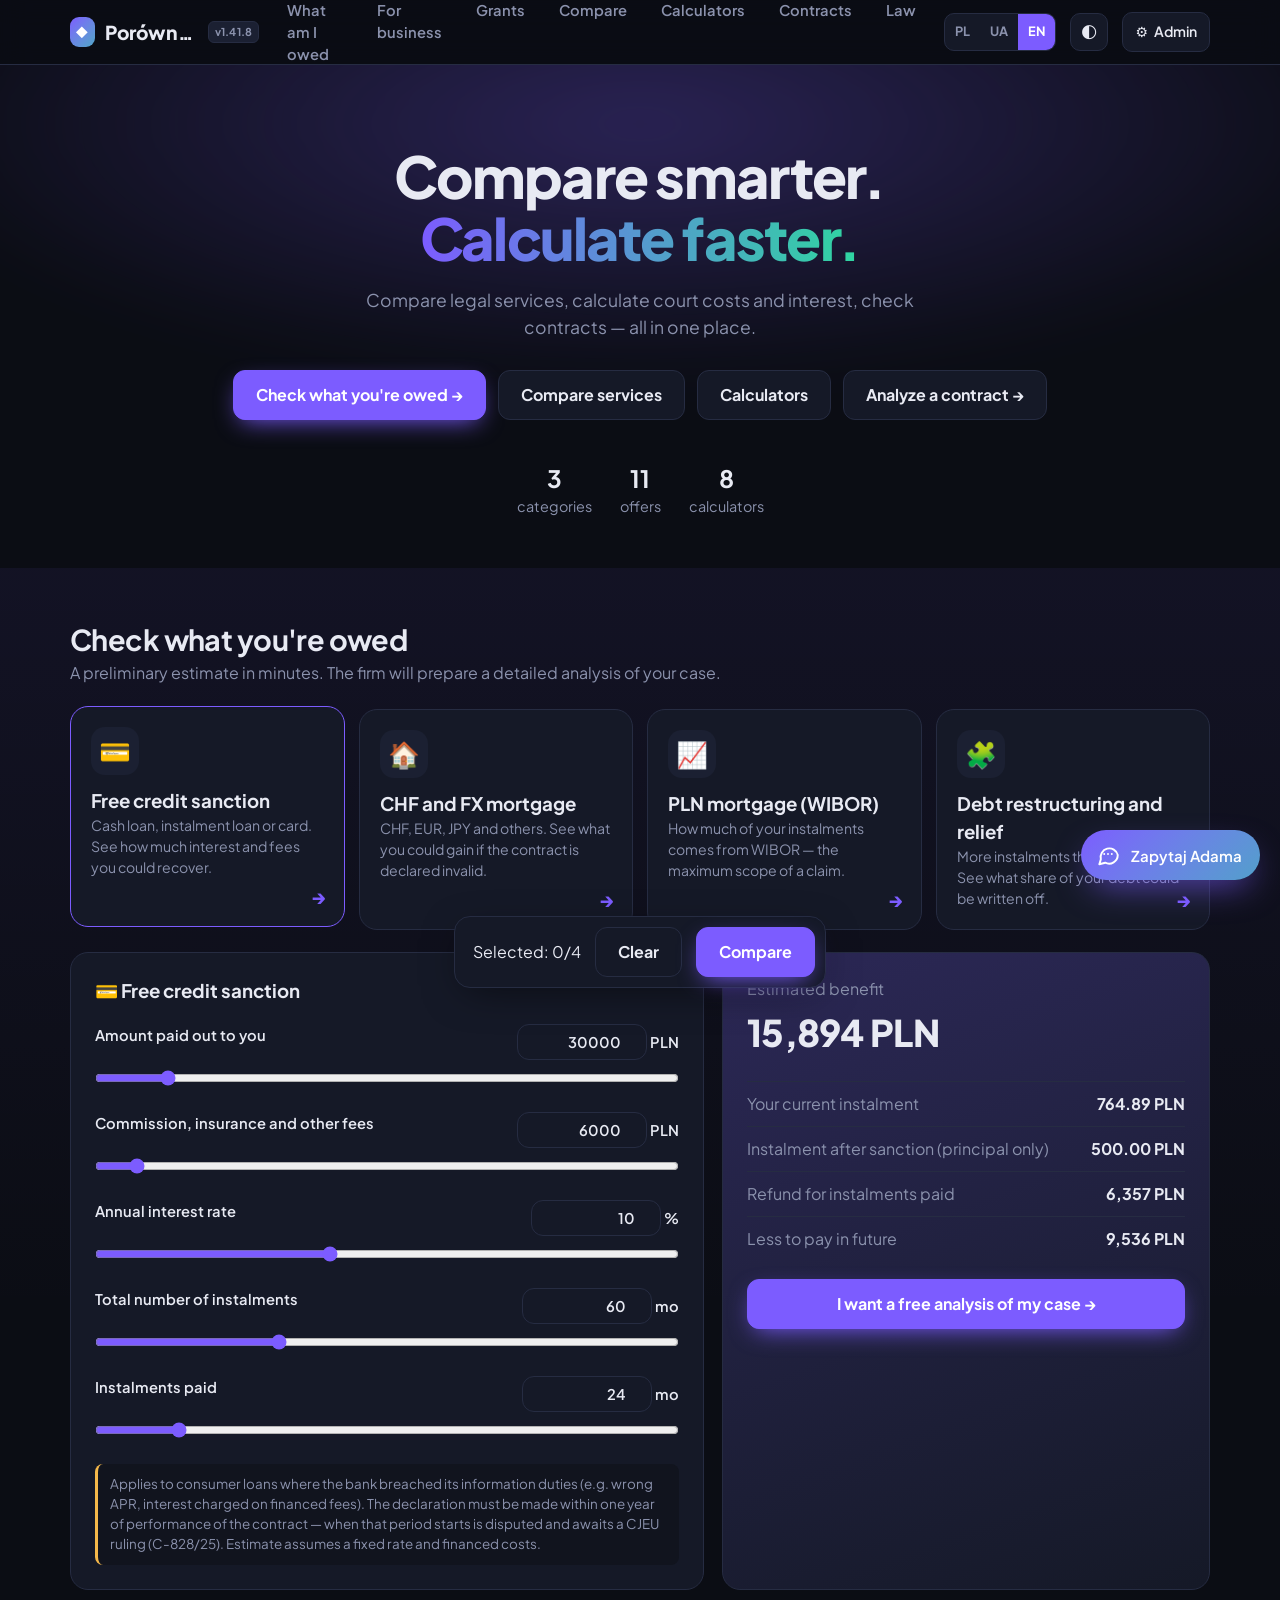
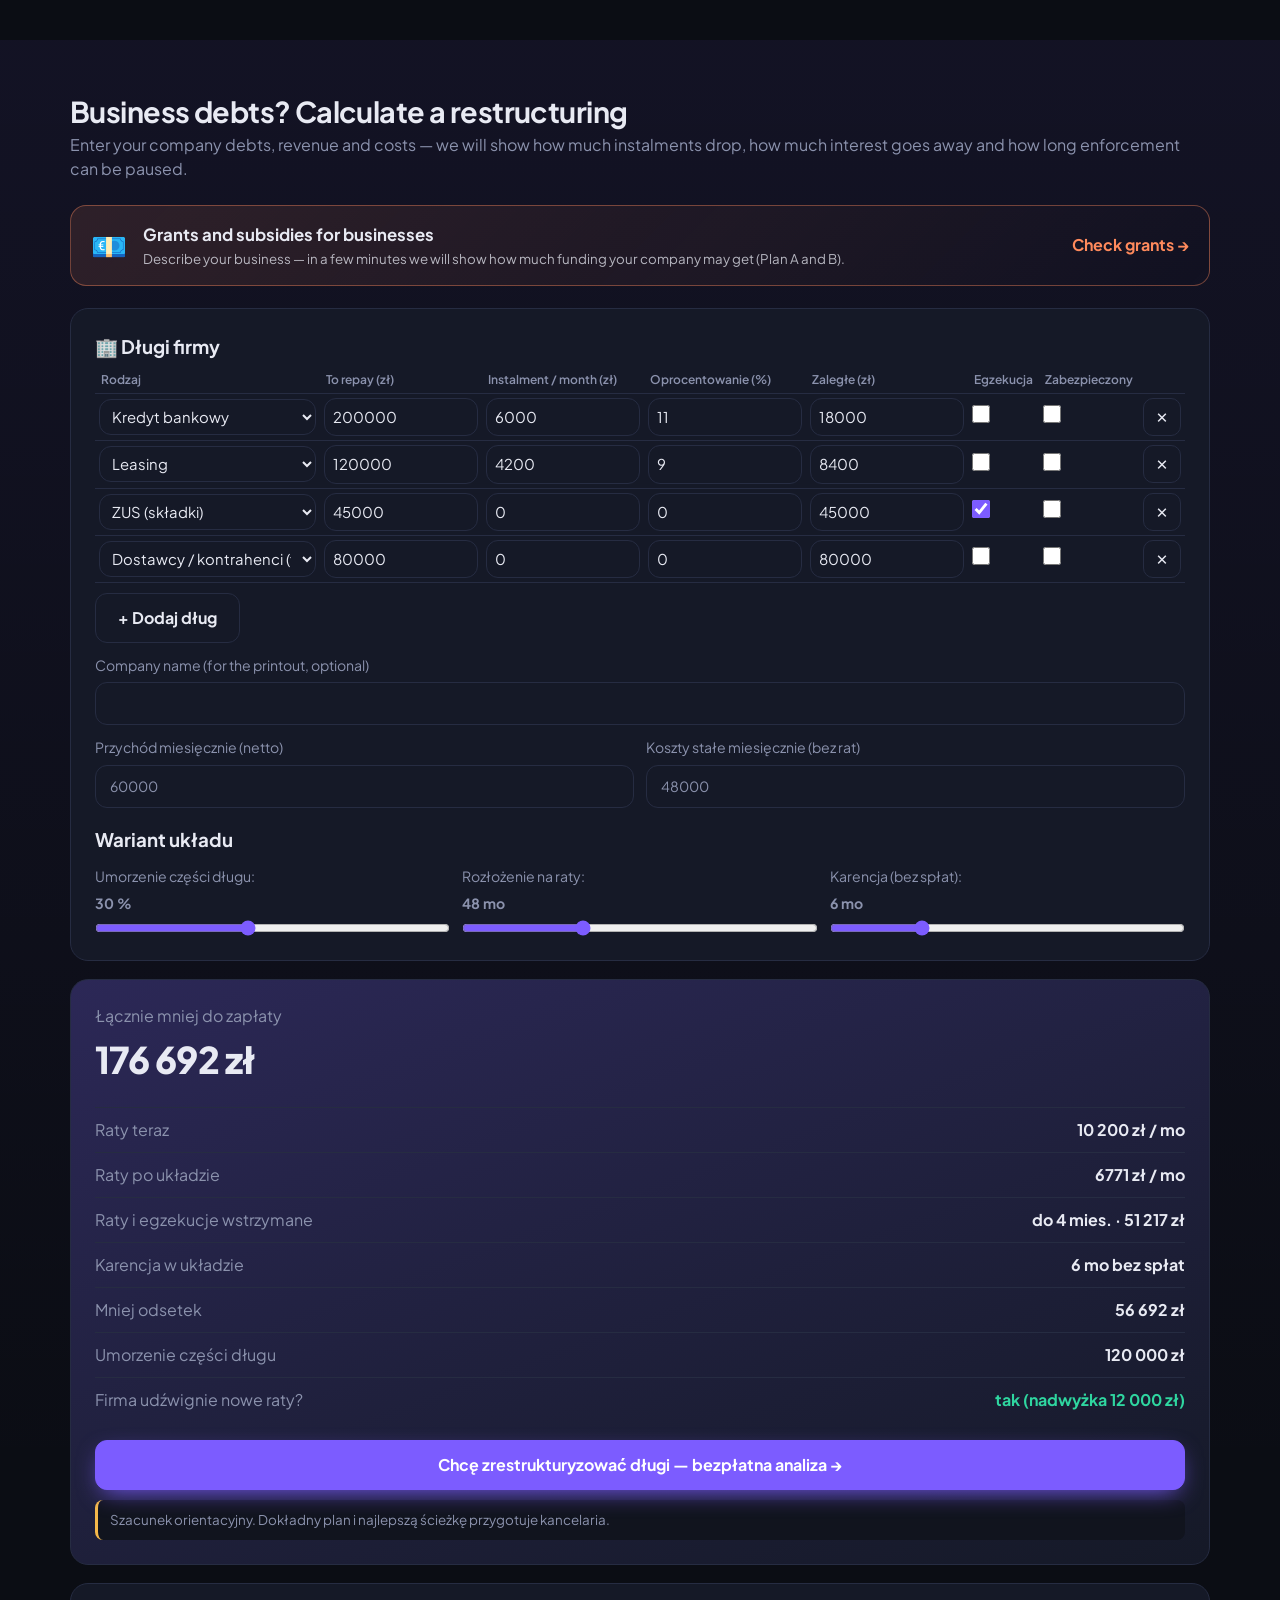
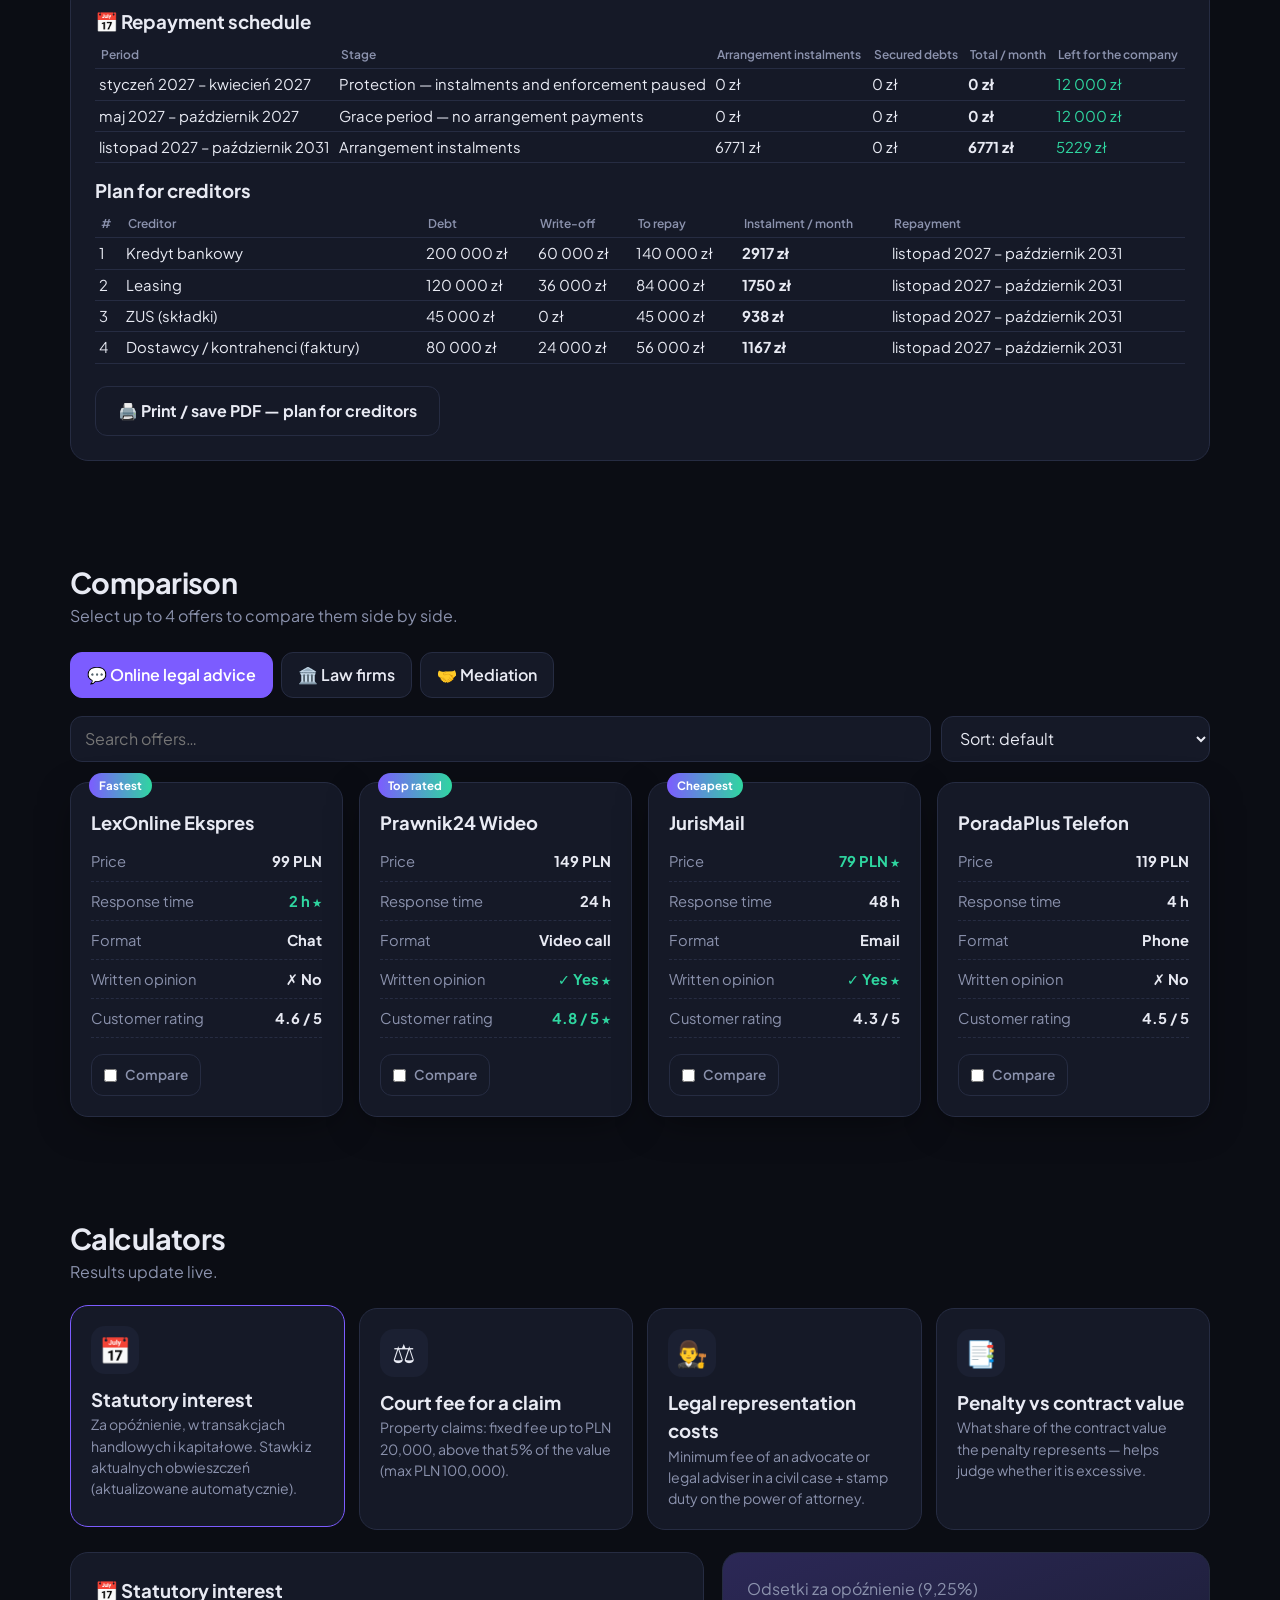
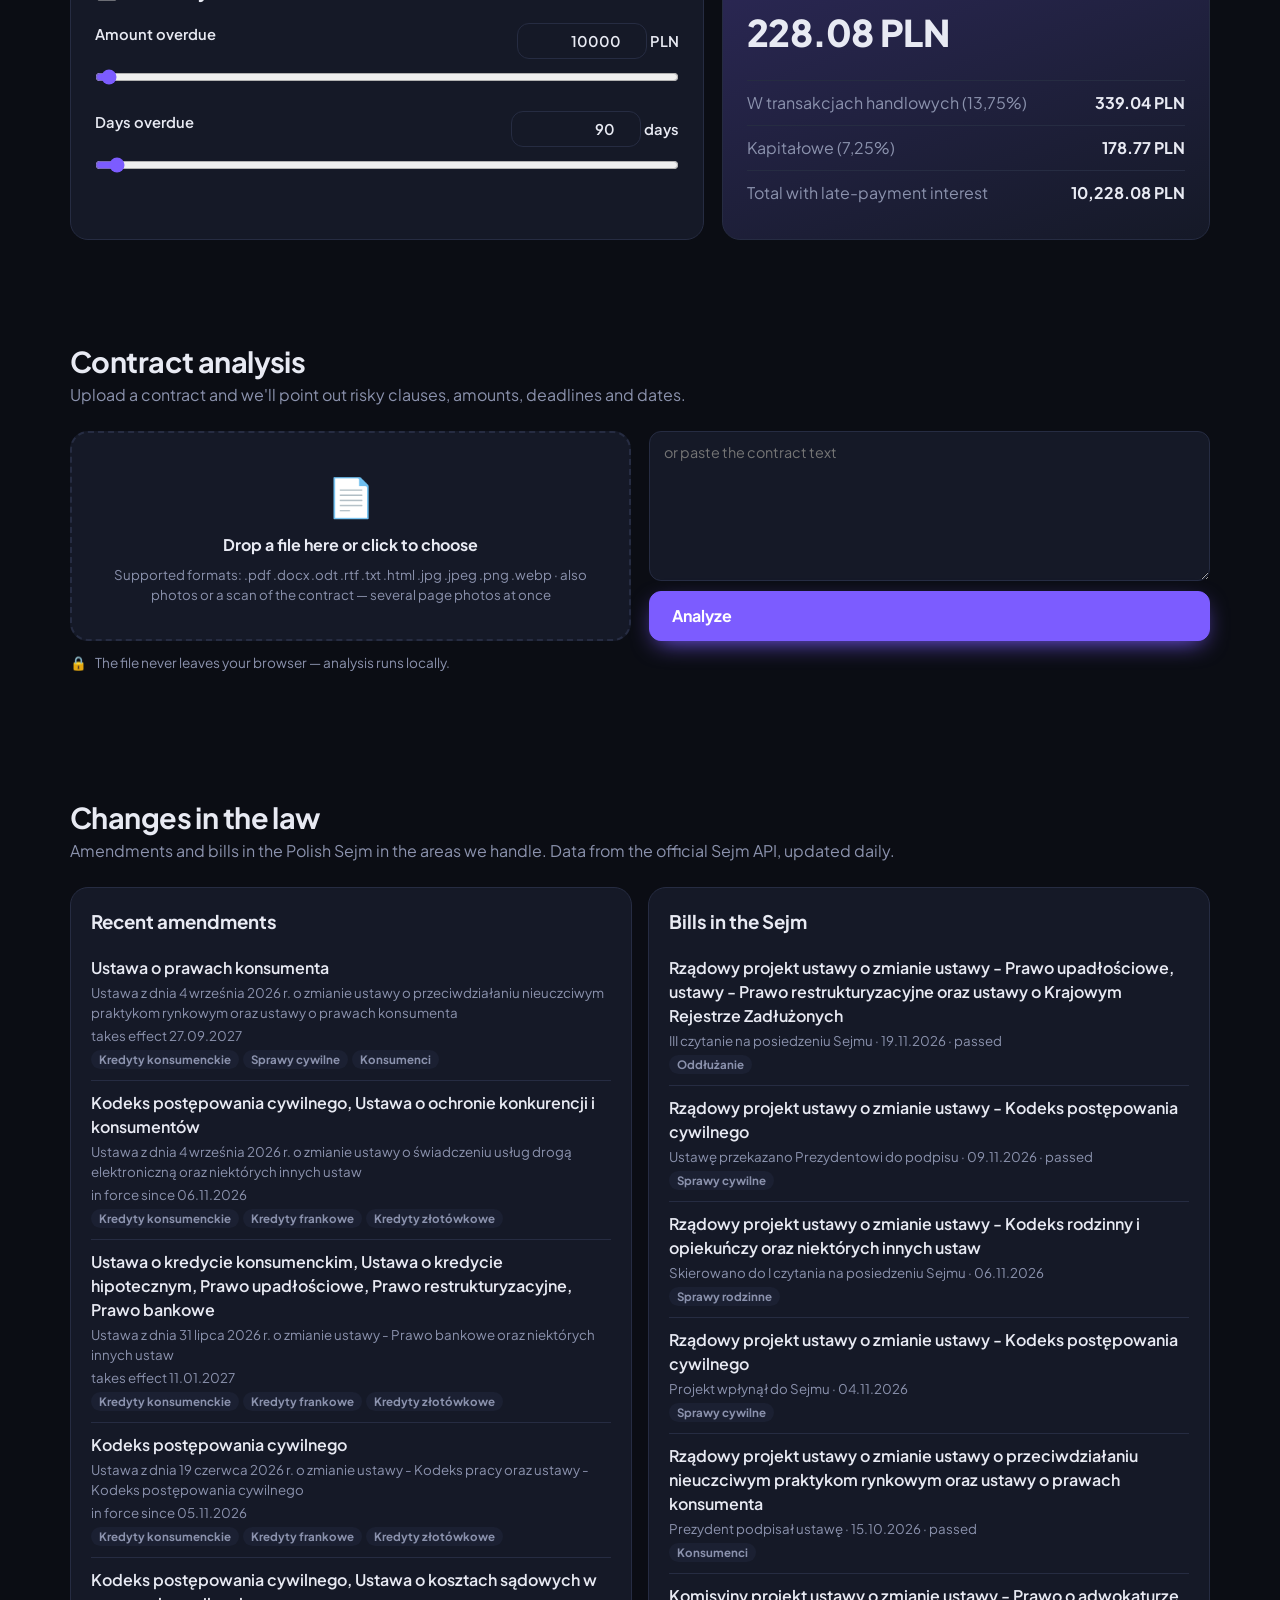
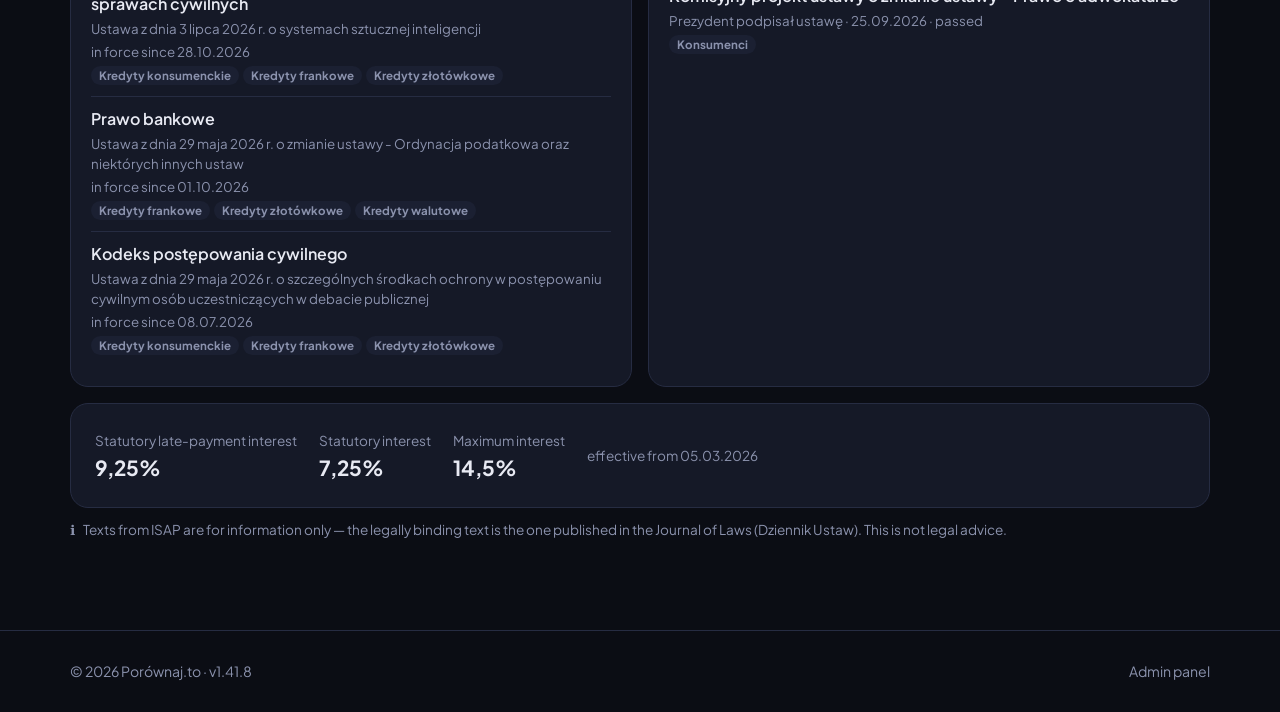
<file: index.html>
<!doctype html>
<html lang="pl">
<head>
<meta charset="utf-8">
<meta name="viewport" content="width=device-width,initial-scale=1">
<!--SEO-->
<title>Porównaj.to — porady prawne, kalkulatory prawne i analiza umów</title>
<meta name="description" content="Porównaj porady prawne online, kancelarie i mediacje. Policz odsetki ustawowe, opłatę sądową i koszty zastępstwa. Sprawdź umowę za darmo.">
<meta name="keywords" content="porada prawna online, kancelaria, mediacje, kalkulator odsetek ustawowych, opłata sądowa od pozwu, koszty zastępstwa procesowego, analiza umowy">
<meta name="robots" content="index,follow">
<meta name="theme-color" content="#0b0d14">
<link rel="canonical" href="https://lexsalus.github.io/PiK/">
<link rel="alternate" hreflang="pl" href="https://lexsalus.github.io/PiK/">
<link rel="alternate" hreflang="uk" href="https://lexsalus.github.io/PiK/?lang=uk">
<link rel="alternate" hreflang="en" href="https://lexsalus.github.io/PiK/?lang=en">
<link rel="alternate" hreflang="x-default" href="https://lexsalus.github.io/PiK/">
<meta property="og:type" content="website">
<meta property="og:title" content="Porównaj.to — porady prawne, kalkulatory prawne i analiza umów">
<meta property="og:description" content="Porównaj porady prawne online, kancelarie i mediacje. Policz odsetki ustawowe, opłatę sądową i koszty zastępstwa. Sprawdź umowę za darmo.">
<meta property="og:site_name" content="Porównaj.to">
<meta property="og:locale" content="pl_PL">
<meta property="og:locale:alternate" content="uk_UA">
<meta property="og:locale:alternate" content="en_GB">
<meta property="og:url" content="https://lexsalus.github.io/PiK/">
<meta name="twitter:card" content="summary_large_image">
<script type="application/ld+json">{"@context": "https://schema.org", "@type": "WebSite", "name": "Porównaj.to", "description": "Porównaj porady prawne online, kancelarie i mediacje. Policz odsetki ustawowe, opłatę sądową i koszty zastępstwa. Sprawdź umowę za darmo.", "url": "https://lexsalus.github.io/PiK/", "inLanguage": ["pl", "uk", "en"]}</script>
<!--/SEO-->
<link rel="preconnect" href="https://fonts.googleapis.com">
<link href="https://fonts.googleapis.com/css2?family=Plus+Jakarta+Sans:wght@400;500;600;700;800&display=swap" rel="stylesheet">
<link rel="stylesheet" href="strona/strona.css">
</head>
<body>
<div id="pv"></div>
<nav><div class="wrap">
  <a class="logo" href="#"><i>◆</i><span id="siteName">…</span><small class="ver-badge notranslate" id="verNav"></small></a>
  <div class="links">
    <a href="#nalezy" class="nav-claims" data-i18n>Co mi się należy</a>
    <a href="#firma" data-i18n>Dla firm</a>
    <a href="dotacje/" class="nav-dot" data-i18n>Dotacje</a>
    <a href="#porownaj" data-i18n>Porównaj</a>
    <a href="#kalkulatory" data-i18n>Kalkulatory</a>
    <a href="#umowy" class="nav-umowy" data-i18n>Umowy</a>
    <a href="#prawo" class="nav-prawo" data-i18n>Prawo</a>
  </div>
  <div class="lang notranslate" id="lang"></div>
  <button class="icon-btn" id="theme" data-i18n-title="Motyw">🌓</button>
  <a class="admin-btn" href="crm.html" id="adminLink">⚙️ <span data-i18n>Panel</span></a>
</div></nav>

<header class="hero"><div class="wrap">
  <h1><span data-i18n>Porównuj mądrzej.</span><br><span class="grad" data-i18n>Licz szybciej.</span></h1>
  <p id="tagline"></p>
  <div class="cta">
    <a class="btn pri nav-claims" href="#nalezy" data-i18n>Sprawdź, co Ci się należy →</a>
    <a class="btn" href="#porownaj" data-i18n>Porównaj usługi</a>
    <a class="btn" href="#kalkulatory" data-i18n>Kalkulatory</a>
    <a class="btn nav-umowy" href="#umowy" data-i18n>Analizuj umowę →</a>
  </div>
  <div class="stats"><div><b id="stCat">0</b><span data-i18n>kategorii</span></div><div><b id="stItem">0</b><span data-i18n>ofert</span></div><div><b id="stCalc">0</b><span data-i18n>kalkulatorów</span></div></div>
</div></header>

<section id="nalezy" class="claims-sec"><div class="wrap">
  <div class="sec-h"><div><h2 data-i18n>Sprawdź, co Ci się należy</h2><p data-i18n>Wstępny szacunek w kilka minut. Dokładną analizę Twojej sprawy przygotuje kancelaria.</p></div></div>
  <div class="cgrid" id="ncalcs"></div>
  <div class="calc" id="ncalc"></div>
</div></section>

<section id="firma" class="claims-sec"><div class="wrap">
  <div class="sec-h"><div><h2 data-i18n>Długi firmy? Policz restrukturyzację</h2><p data-i18n>Wpisz długi firmy, przychody i koszty — pokażemy, o ile spadną raty, ile odsetek odpadnie i na jak długo można wstrzymać egzekucję.</p></div></div>
  <a class="dot-banner" href="dotacje/"><span class="dot-ico">💶</span><span><b data-i18n>Dotacje i granty dla firm</b><small data-i18n>Opisz działalność — w kilka minut pokażemy wstępnie, ile finansowania może dostać Twoja firma (Plan A i B).</small></span><span class="dot-go" data-i18n>Sprawdź dotacje →</span></a>
  <div class="calc" id="firmaCalc"></div>
</div></section>

<section id="porownaj"><div class="wrap">
  <div class="sec-h"><div><h2 data-i18n>Porównywarka</h2><p data-i18n>Zaznacz do 4 ofert, aby zestawić je obok siebie.</p></div></div>
  <div class="tabs" id="catTabs"></div>
  <div class="toolbar">
    <input class="field search" id="q" data-i18n-ph="Szukaj oferty…">
    <select class="field" id="sort"></select>
  </div>
  <div class="grid" id="items"></div>
</div></section>

<section id="kalkulatory"><div class="wrap">
  <div class="sec-h"><div><h2 data-i18n>Kalkulatory</h2><p data-i18n>Wyniki liczą się na bieżąco.</p></div></div>
  <div class="cgrid" id="calcs"></div>
  <div class="calc" id="calc"></div>
</div></section>

<section id="umowy"><div class="wrap">
  <div class="sec-h"><div><h2 data-i18n>Analiza umów</h2><p data-i18n>Wgraj umowę, a wskażemy ryzykowne zapisy, kwoty, terminy i daty.</p></div></div>
  <div class="an">
    <label class="drop" id="drop"><input type="file" id="file" multiple hidden>
      <div class="big">📄</div><b data-i18n>Przeciągnij plik tutaj lub kliknij, aby wybrać</b>
      <small><span data-i18n>Obsługiwane formaty:</span> <span id="fmts" class="notranslate"></span></small></label>
    <div class="paste"><textarea class="field" id="ptext" data-i18n-ph="lub wklej treść umowy"></textarea><button class="btn pri" id="pgo" data-i18n>Analizuj</button></div>
  </div>
  <div class="priv">🔒 <span data-i18n>Plik nie opuszcza Twojej przeglądarki — analiza odbywa się lokalnie.</span></div>
  <div class="ares" id="ares"></div>
</div></section>

<section id="prawo" style="display:none"><div class="wrap">
  <div class="sec-h"><div><h2 data-i18n>Zmiany w prawie</h2><p data-i18n>Nowelizacje ustaw i projekty w Sejmie w sprawach, którymi się zajmujemy. Dane z oficjalnego API Sejmu, aktualizowane codziennie.</p></div></div>
  <div class="pgrid">
    <div class="panel"><h3 data-i18n>Ostatnie nowelizacje</h3><div id="przm"></div></div>
    <div class="panel"><h3 data-i18n>Projekty w Sejmie</h3><div id="prpr"></div></div>
  </div>
  <div class="panel pods" id="prods"></div>
  <p class="priv" style="margin-top:12px">ℹ️ <span data-i18n>Teksty aktów z ISAP mają charakter informacyjny — prawnie wiążący jest tekst ogłoszony w Dzienniku Ustaw. To nie jest porada prawna.</span></p>
</div></section>

<footer><div class="wrap"><span>© <span id="yr"></span> <span id="fName"></span> · <span id="ver" class="notranslate"></span></span><a href="crm.html" data-i18n>Panel administracyjny</a></div></footer>

<div class="cbar" id="cbar"><span id="cbarTxt"></span><button class="btn" id="cClear" data-i18n>Wyczyść</button><button class="btn pri" id="cGo" data-i18n>Porównaj</button></div>
<div class="modal" id="modal"><div class="mbox"><div class="mhead"><h3 data-i18n>Porównanie</h3><button class="icon-btn" id="mClose">✕</button></div><div id="mBody" style="overflow-x:auto"></div></div></div>
<div class="modal" id="lead"><div class="mbox" style="max-width:560px"><div class="mhead"><h3 data-i18n>Bezpłatna analiza Twojej sprawy</h3><button class="icon-btn" id="lClose">✕</button></div><div id="lBody"></div></div></div>
<div class="consent" id="consent"><span data-i18n>Używamy plików cookie do analityki.</span><div><button class="btn pri" id="cYes" data-i18n>Akceptuję</button><button class="btn" id="cNo" data-i18n>Odrzuć</button></div></div>
<div id="gt"></div>

<script src="wspolne/prawo.js"></script>
<script src="wspolne/kredyt-walutowy.js"></script>
<script src="strona/umowa-zwrot.js"></script>
<script src="strona/restrukturyzacja.js"></script>
<script src="strona/strona.js"></script>
</body>
</html>
</file>
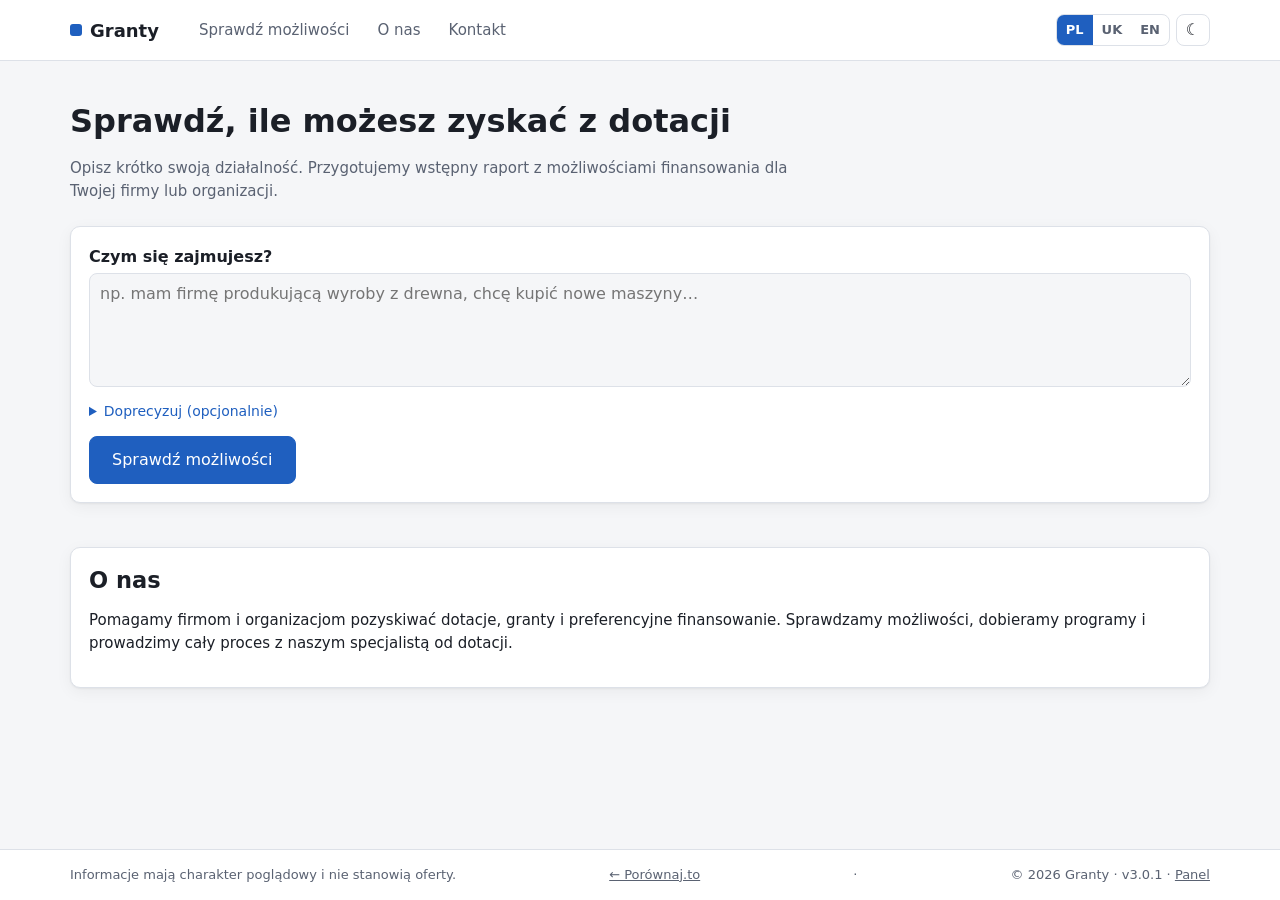
<file: dotacje/index.html>
<!DOCTYPE html>
<html lang="pl">
<head>
<meta charset="utf-8">
<meta name="viewport" content="width=device-width,initial-scale=1">
<title>Granty</title>
<meta name="description" content="Sprawdź możliwości dotacji i grantów dla swojej firmy lub organizacji.">
<link rel="stylesheet" href="assets/style.css">
<script>try{var th=JSON.parse(localStorage.getItem('granty.theme'));if(th)document.documentElement.dataset.theme=th;}catch(e){}</script>
</head>
<body>
<header class="top">
  <div class="wrap">
    <a class="brand" href="./"><span class="dot"></span><span id="siteName">Granty</span></a>
    <nav>
      <a href="#sprawdz" data-i="nav.check"></a>
      <a href="#o-nas" data-i="nav.about"></a>
      <a href="#kontakt" data-i="nav.contact"></a>
    </nav>
    <div class="spacer"></div>
    <div class="tools" id="tools"></div>
  </div>
</header>

<main class="wrap">
  <section id="sprawdz">
    <!-- krok 1: opis -->
    <div id="vInput">
      <div class="hero"><h1 id="heroTitle"></h1><p id="heroLead"></p></div>
      <form class="card grid" id="fInput" onsubmit="event.preventDefault();startCheck()">
        <label class="f big"><span data-i="in.desc"></span>
          <textarea id="opis" rows="4" data-ph="in.desc.ph" maxlength="1000"></textarea></label>
        <details>
          <summary data-i="in.more"></summary>
          <div class="grid mt">
            <div><div class="muted small mb" data-i="in.form"></div><div class="chips" id="cForm"></div></div>
            <div><div class="muted small mb" data-i="in.goals"></div><div class="chips" id="cGoals"></div></div>
            <label class="f" style="max-width:320px"><span data-i="in.region"></span><select id="region"></select></label>
          </div>
        </details>
        <div><button class="btn pri lg" data-i="in.start"></button></div>
      </form>
    </div>

    <!-- krok 2: licznik -->
    <div id="vRun" class="hidden">
      <div class="card run">
        <h2 data-i="run.title"></h2>
        <p class="muted" data-i="run.lead"></p>
        <div class="clock" id="clock">4:30</div>
        <div class="bar big"><i id="runBar" style="width:0"></i></div>
        <ul class="steps" id="steps"></ul>
      </div>
    </div>

    <!-- krok 3: raport -->
    <div id="vReport" class="hidden"></div>
  </section>

  <section id="o-nas" class="mt" style="padding-top:30px">
    <div class="card"><h2 data-i="about.title"></h2><div id="aboutText"></div></div>
  </section>
  <section id="kontakt" class="mt">
    <div class="card"><h2 data-i="contact.title"></h2><div id="contactBox"></div></div>
  </section>
</main>

<footer>
  <div class="wrap row between">
    <span data-i="foot.note"></span>
    <a href="../" class="muted">← Porównaj.to</a> · <span>© <span id="year"></span> <span id="siteName2">Granty</span> · v<span id="ver"></span> · <a href="../crm.html#/dotacje" class="muted" rel="nofollow">Panel</a></span>
  </div>
</footer>

<script src="assets/engine.js"></script>
<script src="assets/common.js"></script>
<script src="assets/site.js"></script>
</body>
</html>
</file>
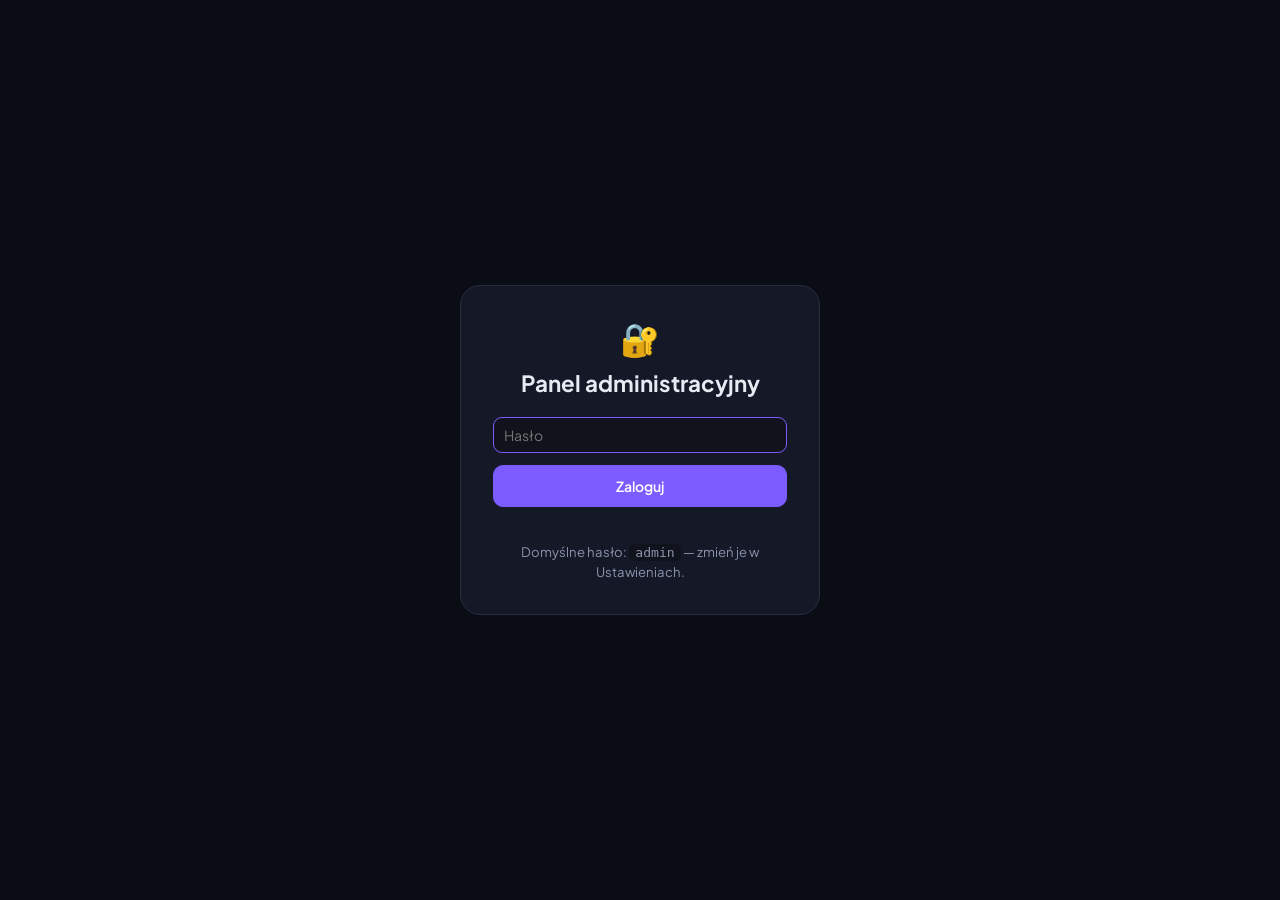
<file: admin.html>
<!doctype html>
<html lang="pl">
<head>
<meta charset="utf-8">
<meta name="viewport" content="width=device-width,initial-scale=1">
<meta name="robots" content="noindex">
<title>Panel administracyjny</title>
<link href="https://fonts.googleapis.com/css2?family=Plus+Jakarta+Sans:wght@400;500;600;700;800&display=swap" rel="stylesheet">
<style>
:root{--accent:#7c5cff;--bg:#0b0d14;--bg2:#10131c;--card:#151927;--card2:#1b2032;--line:#262c42;--txt:#e8eaf3;--mut:#8b92ad;--good:#2fd6a0;--bad:#ff6b81;--warn:#f5b84a}
*{box-sizing:border-box;margin:0;padding:0}
body{font-family:'Plus Jakarta Sans',system-ui,sans-serif;background:var(--bg);color:var(--txt);font-size:14px;min-height:100vh}
button,input,select,textarea{font:inherit;color:inherit}
a{color:var(--accent)}
/* login */
#login{min-height:100vh;display:grid;place-items:center;padding:20px}
.lbox{background:var(--card);border:1px solid var(--line);border-radius:20px;padding:32px;width:100%;max-width:360px;text-align:center}
.lbox h1{font-size:1.4rem;margin:10px 0 20px}
.lbox .err{color:var(--bad);margin-top:10px;min-height:1.2em}
/* layout */
#app{display:none;grid-template-columns:230px 1fr;min-height:100vh}
aside{background:var(--bg2);border-right:1px solid var(--line);padding:20px 14px;display:flex;flex-direction:column;gap:4px;position:sticky;top:0;height:100vh}
.brand{font-weight:800;font-size:1.05rem;padding:6px 10px 20px;display:flex;gap:10px;align-items:center}
.brand i{width:28px;height:28px;border-radius:8px;background:var(--accent);display:grid;place-items:center;font-style:normal;color:#fff}
.nav{padding:10px 12px;border-radius:10px;cursor:pointer;color:var(--mut);font-weight:600;border:0;background:none;text-align:left;display:flex;gap:10px}
.nav:hover{background:var(--card)}.nav.on{background:var(--card2);color:var(--txt)}
aside .sp{flex:1}
main{padding:28px;max-width:1200px;width:100%}
.top{display:flex;justify-content:space-between;align-items:center;gap:12px;margin-bottom:22px;flex-wrap:wrap}
.top h2{font-size:1.5rem}
.status{font-size:.82rem;padding:6px 12px;border-radius:20px;background:var(--card);border:1px solid var(--line);color:var(--mut)}
.status.dirty{color:var(--warn);border-color:var(--warn)}
.box{background:var(--card);border:1px solid var(--line);border-radius:16px;padding:20px;margin-bottom:18px}
.box h3{font-size:1rem;margin-bottom:14px;display:flex;justify-content:space-between;align-items:center;gap:10px}
.f{background:var(--bg2);border:1px solid var(--line);border-radius:9px;padding:8px 10px;outline:none;width:100%;min-width:0}
.f:focus{border-color:var(--accent)}
.f.code{font-family:ui-monospace,Consolas,monospace;font-size:.85rem}
.form{display:grid;grid-template-columns:repeat(auto-fit,minmax(200px,1fr));gap:14px}
.form label{display:grid;gap:6px;color:var(--mut);font-weight:600;font-size:.82rem}
.btn{padding:8px 14px;border-radius:10px;border:1px solid var(--line);background:var(--card2);cursor:pointer;font-weight:600;white-space:nowrap}
.btn:hover{border-color:var(--accent)}
.btn.pri{background:var(--accent);border-color:var(--accent);color:#fff}
.btn.del{color:var(--bad)}.btn.del:hover{border-color:var(--bad)}
.btn.sm{padding:5px 9px;font-size:.8rem}
.split{display:grid;grid-template-columns:220px 1fr;gap:18px;align-items:start}
.list{display:grid;gap:6px}
.li{padding:10px 12px;border-radius:10px;border:1px solid var(--line);background:var(--card);cursor:pointer;display:flex;justify-content:space-between;gap:6px}
.li.on{border-color:var(--accent);background:var(--card2)}
.li small{color:var(--mut)}
.tw{overflow-x:auto}
table{border-collapse:collapse;width:100%}
th{color:var(--mut);font-weight:600;font-size:.78rem;text-align:left;padding:6px;white-space:nowrap}
td{padding:4px 6px;vertical-align:middle}
td input[type=checkbox],td input[type=radio]{accent-color:var(--accent);width:18px;height:18px}
.hint{color:var(--mut);font-size:.82rem;line-height:1.5;margin-top:8px}
.hint code{background:var(--bg2);padding:1px 6px;border-radius:5px}
.test{display:grid;grid-template-columns:repeat(auto-fit,minmax(180px,1fr));gap:10px;margin-top:10px}
.test div{background:var(--bg2);border-radius:10px;padding:10px 12px}
.test span{display:block;color:var(--mut);font-size:.78rem}
.test b.err{color:var(--bad)}
.toast{position:fixed;bottom:20px;right:20px;background:var(--card2);border:1px solid var(--accent);padding:12px 18px;border-radius:12px;opacity:0;transform:translateY(10px);transition:.3s;pointer-events:none}
.toast.show{opacity:1;transform:none}
@media(max-width:860px){#app{grid-template-columns:1fr}aside{position:static;height:auto;flex-direction:row;flex-wrap:wrap}.brand{width:100%;padding-bottom:8px}aside .sp{display:none}.split{grid-template-columns:1fr}main{padding:16px}}
</style>
</head>
<body>

<div id="login"><div class="lbox">
  <div style="font-size:2rem">🔐</div><h1>Panel administracyjny</h1>
  <input class="f" type="password" id="pw" placeholder="Hasło" autofocus>
  <button class="btn pri" id="pwGo" style="width:100%;margin-top:12px;padding:11px">Zaloguj</button>
  <div class="err" id="pwErr"></div>
  <p class="hint">Domyślne hasło: <code>admin</code> — zmień je w Ustawieniach.</p>
</div></div>

<div id="app">
  <aside>
    <div class="brand"><i>◆</i><span id="bName">Admin</span></div>
    <button class="nav on" data-v="settings">⚙️ Ustawienia</button>
    <button class="nav" data-v="cats">🗂️ Kategorie</button>
    <button class="nav" data-v="calcs">🧮 Kalkulatory</button>
    <button class="nav" data-v="contracts">📄 Analiza umów</button>
    <button class="nav" data-v="i18n">🌐 Tłumaczenia</button>
    <button class="nav" data-v="seo">🔎 SEO</button>
    <button class="nav" data-v="export">💾 Publikacja</button>
    <div class="sp"></div>
    <div id="ver" style="color:var(--mut);font-size:.78rem;padding:4px 12px"></div>
    <a class="nav" href="index.html" target="_blank" style="text-decoration:none">🏠 Strona</a>
    <a class="nav" href="crm.html" target="_blank" style="text-decoration:none">⚖️ CRM kancelarii</a>
    <a class="nav" href="index.html?preview" target="_blank" style="text-decoration:none">👁️ Podgląd</a>
    <button class="nav" id="logout">↩ Wyloguj</button>
  </aside>
  <main><div id="stale" style="display:none;background:color-mix(in srgb,var(--warn) 15%,var(--card));border:1px solid var(--warn);border-radius:14px;padding:14px 16px;margin-bottom:18px;gap:12px;align-items:center;flex-wrap:wrap"><span style="flex:1;min-width:240px">⚠️ <b>Plik data.json w repozytorium zmienił się</b> od czasu utworzenia Twojego szkicu. Szkic nie zawiera tych zmian.</span><button class="btn pri" onclick="useNew()">Użyj nowej wersji z repo</button><button class="btn" onclick="keepDraft()">Zostaw mój szkic</button></div><div class="top"><h2 id="vTitle"></h2><span class="status" id="status">Zapisano</span></div><div id="view"></div></main>
</div>
<div class="toast" id="toast"></div>

<script>
const $=s=>document.querySelector(s);
const esc=s=>String(s??'').replace(/[&<>"']/g,c=>({'&':'&amp;','<':'&lt;','>':'&gt;','"':'&quot;',"'":'&#39;'}[c]));
const KEY='pk_draft';
let D,ORIG,view='settings',ci=0,ki=0,BASE='',STALE=false;
const hash=t=>{let h=5381;for(let i=0;i<t.length;i++)h=(h*33^t.charCodeAt(i))>>>0;return h.toString(36)};

async function sha(t){const b=await crypto.subtle.digest('SHA-256',new TextEncoder().encode(t));return[...new Uint8Array(b)].map(x=>x.toString(16).padStart(2,'0')).join('')}
const toast=m=>{const t=$('#toast');t.textContent=m;t.classList.add('show');clearTimeout(t._t);t._t=setTimeout(()=>t.classList.remove('show'),2200)};
const slug=s=>s.toLowerCase().normalize('NFD').replace(/[\u0300-\u036f]/g,'').replace(/ł/g,'l').replace(/[^a-z0-9]+/g,'_').replace(/^_|_$/g,'')||'id';
const uid=p=>p+Math.random().toString(36).slice(2,7);

async function load(){
  try{ORIG=await (await fetch('data.json',{cache:'no-store'})).json()}catch(e){ORIG=null}
  let draft=null;try{draft=JSON.parse(localStorage.getItem(KEY))}catch(e){}
  BASE=ORIG?hash(JSON.stringify(ORIG)):'';
  let dBase=null;try{dBase=localStorage.getItem(KEY+'_base')}catch(e){}
  STALE=!!(draft&&ORIG&&dBase!==BASE&&JSON.stringify(draft)!==JSON.stringify(ORIG));
  D=draft||structuredClone(ORIG);
  if(!D){$('#pwErr').textContent='Brak data.json — uruchom przez serwer.';return}
  norm();
  if(sessionStorage.getItem('pk_auth')===D.site.adminHash)enter();
}
$('#pwGo').onclick=async()=>{
  const h=await sha($('#pw').value);
  const ok=[D?.site?.adminHash,ORIG?.site?.adminHash].includes(h);
  if(ok){sessionStorage.setItem('pk_auth',D.site.adminHash);enter()}else{$('#pwErr').textContent='Nieprawidłowe hasło'}
};
$('#pw').onkeydown=e=>{if(e.key==='Enter')$('#pwGo').click()};
$('#logout').onclick=()=>{sessionStorage.removeItem('pk_auth');location.reload()};
function enter(){$('#login').style.display='none';$('#app').style.display='grid';$('#stale').style.display=STALE?'flex':'none';render()}
function useNew(){if(!confirm('Odrzucić szkic i wczytać data.json z repozytorium?'))return;D=structuredClone(ORIG);norm();STALE=false;$('#stale').style.display='none';render();toast('Wczytano wersję z repo')}
function keepDraft(){STALE=false;$('#stale').style.display='none';save();toast('Zostawiono szkic')}

function save(){
  try{localStorage.setItem(KEY,JSON.stringify(D));if(!STALE)localStorage.setItem(KEY+'_base',BASE)}catch(e){}
  const dirty=JSON.stringify(D)!==JSON.stringify(ORIG);
  $('#status').textContent=dirty?'Szkic — niewyeksportowany':'Zgodne z data.json';
  $('#status').classList.toggle('dirty',dirty);
  document.documentElement.style.setProperty('--accent',D.site.accent||'#7c5cff');
  $('#bName').textContent=D.site.name||'Admin';
}

/* ścieżkowe wiązanie pól: data-p="categories.0.name" */
const getP=p=>p.split('.').reduce((o,k)=>o?.[k],D);
function setP(p,v){const ks=p.split('.'),last=ks.pop();ks.reduce((o,k)=>o[k],D)[last]=v}
$('#view').addEventListener('input',e=>{
  const el=e.target,p=el.dataset.p;if(!p)return;
  let v=el.type==='checkbox'?el.checked:el.value;
  if(el.dataset.t==='num')v=el.value===''?'':Number(el.value);
  if(el.type==='radio'){ // jeden "main" w kalkulatorze
    D.calculators[ki].outputs.forEach((o,i)=>o.main=i==el.value);save();testCalc();return;
  }
  if(p==='leads.supabaseKey'&&/^sb_secret_|service_role/.test(String(v))){toast('To klucz SECRET — nie wolno go umieszczać na stronie!');el.value='';return}
  setP(p,v);save();
  if(view==='calcs')testCalc();
});
$('#view').addEventListener('change',e=>{
  const el=e.target;
  if(el.dataset.rekey!==undefined){ // zmiana klucza pola => migracja wartości ofert
    const c=D.categories[ci],f=c.fields[el.dataset.rekey],nk=slug(el.value),ok=el.dataset.old;
    f.key=nk;c.items.forEach(it=>{if(ok in it.values){it.values[nk]=it.values[ok];if(nk!==ok)delete it.values[ok]}});save();render();
  }
  if(el.dataset.rerender!==undefined)render();
});

document.querySelectorAll('aside .nav[data-v]').forEach(b=>b.onclick=()=>{view=b.dataset.v;document.querySelectorAll('aside .nav').forEach(x=>x.classList.toggle('on',x===b));render()});

function render(){
  save();
  const T={settings:'Ustawienia strony',cats:'Kategorie porównywarki',calcs:'Kalkulatory',contracts:'Analiza umów',i18n:'Tłumaczenia',seo:'Optymalizacja pod Google (SEO)',export:'Publikacja'};
  $('#vTitle').textContent=T[view];
  $('#view').innerHTML=({settings:vSettings,cats:vCats,calcs:vCalcs,contracts:vContracts,i18n:vI18n,seo:vSeo,export:vExport})[view]();
  if(view==='calcs')testCalc();
  if(view==='i18n')renderTl();
  if(view==='seo')seoPreview();
  if(view==='contracts')testRules();
}

/* ---------- Ustawienia ---------- */
function vSettings(){
  const L=D.leads||(D.leads={enabled:true,mode:'supabase',email:'',consent:''});
  const s=D.site;
  return `<div class="box"><h3>Podstawowe</h3><div class="form">
    <label>Nazwa strony<input class="f" data-p="site.name" value="${esc(s.name)}"></label>
    <label>Kolor akcentu<input class="f" type="color" data-p="site.accent" value="${esc(s.accent||'#7c5cff')}" style="height:40px;padding:4px"></label>
    <label style="grid-column:1/-1">Hasło (podtytuł)<input class="f" data-p="site.tagline" value="${esc(s.tagline)}"></label>
  </div></div>
  <div class="box"><h3>Formularz zgłoszenia sprawy</h3><div class="form">
    <label style="display:flex;align-items:center;gap:10px;color:var(--txt)"><input type="checkbox" data-p="leads.enabled" ${L.enabled?'checked':''} style="accent-color:var(--accent);width:18px;height:18px">Przycisk „Chcę bezpłatną analizę” pod kalkulatorami</label>
    <label>Gdzie trafia zgłoszenie<select class="f" data-p="leads.mode"><option value="email" ${L.mode==='email'?'selected':''}>E-mail kancelarii (program pocztowy klienta)</option><option value="supabase" ${L.mode!=='email'?'selected':''}>Baza CRM (Supabase)</option></select></label>
    <label>Supabase — adres projektu<input class="f code" data-p="leads.supabaseUrl" value="${esc(L.supabaseUrl||'')}" placeholder="https://xxxx.supabase.co"></label>
    <label>Supabase — klucz publiczny (publishable)<input class="f code" data-p="leads.supabaseKey" value="${esc(L.supabaseKey||'')}" placeholder="sb_publishable_…"></label>
    <label>Adres e-mail kancelarii<input class="f" type="email" data-p="leads.email" value="${esc(L.email||'')}" placeholder="biuro@kancelaria.pl"></label>
    <label style="grid-column:1/-1">Treść zgody RODO<textarea class="f" data-p="leads.consent" rows="3">${esc(L.consent||'')}</textarea></label></div>
    <p class="hint"><b>E-mail:</b> otwiera program pocztowy klienta z gotową wiadomością do kancelarii (klient musi ją wysłać).<br><b>Baza CRM:</b> zgłoszenie trafia od razu do CRM („Nowe sprawy”). Klucz publiczny może być jawny; <b>nigdy</b> nie wpisuj tu klucza <code>sb_secret_…</code>.</p></div>
  <div class="box"><h3>Chatbot (Ilona)</h3><div class="form">
    <label style="display:flex;align-items:center;gap:10px;color:var(--txt)"><input type="checkbox" data-p="site.chatbot.enabled" ${s.chatbot?.enabled?'checked':''} style="accent-color:var(--accent);width:18px;height:18px">Pokaż chatbota na stronie</label>
    <label style="grid-column:1/-1">Adres skryptu osadzającego<input class="f code" data-p="site.chatbot.src" value="${esc(s.chatbot?.src||'')}"></label></div>
    <p class="hint">Skrypt ładuje się na stronie publicznej (także w podglądzie). Dostaje atrybut <code>data-lang</code> z aktualnym językiem strony.</p></div>
  <div class="box"><h3>Hasło administratora</h3><div class="form">
    <label>Nowe hasło<input class="f" type="password" id="np"></label>
    <label>&nbsp;<button class="btn pri" onclick="chPw()">Zmień hasło</button></label></div>
    <p class="hint">Hasło jest przechowywane jako skrót SHA-256 w <code>data.json</code>. To zabezpieczenie „na drzwiach” — strona jest statyczna, więc nie chroni danych przed kimś, kto zajrzy do repozytorium. Prawdziwą ochroną jest to, że tylko Ty masz prawo zapisu w repo.</p></div>`;
}
async function chPw(){const v=$('#np').value;if(v.length<4)return toast('Min. 4 znaki');D.site.adminHash=await sha(v);sessionStorage.setItem('pk_auth',D.site.adminHash);save();$('#np').value='';toast('Hasło zmienione — wyeksportuj data.json')}

/* ---------- Kategorie ---------- */
function vCats(){
  const cs=D.categories;ci=Math.min(ci,cs.length-1);
  const list=`<div class="list">${cs.map((c,i)=>`<div class="li ${i===ci?'on':''}" onclick="ci=${i};render()"><span>${esc(c.icon)} ${esc(c.name)}</span><small>${c.items.length}</small></div>`).join('')}
    <button class="btn" onclick="addCat()">+ Nowa kategoria</button></div>`;
  if(ci<0)return `<div class="split">${list}<div class="box">Brak kategorii.</div></div>`;
  const c=cs[ci],P=`categories.${ci}`;
  const fields=c.fields.map((f,i)=>`<tr>
    <td><input class="f code" value="${esc(f.key)}" data-rekey="${i}" data-old="${esc(f.key)}" style="width:110px"></td>
    <td><input class="f" data-p="${P}.fields.${i}.label" value="${esc(f.label)}"></td>
    <td><select class="f" data-p="${P}.fields.${i}.type" data-rerender>${['number','text','bool'].map(t=>`<option ${f.type===t?'selected':''} value="${t}">${{number:'liczba',text:'tekst',bool:'tak/nie'}[t]}</option>`).join('')}</select></td>
    <td><input class="f" data-p="${P}.fields.${i}.unit" value="${esc(f.unit)}" style="width:90px"></td>
    <td><select class="f" data-p="${P}.fields.${i}.better">${[['','—'],['lower','niższa'],['higher','wyższa']].map(([v,l])=>`<option value="${v}" ${f.better===v?'selected':''}>${l}</option>`).join('')}</select></td>
    <td><button class="btn sm" onclick="mv('fields',${i},-1)">↑</button> <button class="btn sm del" onclick="delField(${i})">✕</button></td></tr>`).join('');
  const items=c.items.map((it,i)=>`<tr>
    <td><input class="f" data-p="${P}.items.${i}.name" value="${esc(it.name)}" style="min-width:150px"></td>
    <td><input class="f" data-p="${P}.items.${i}.badge" value="${esc(it.badge)}" style="width:110px"></td>
    ${c.fields.map(f=>{const p=`${P}.items.${i}.values.${f.key}`,v=it.values[f.key];
      return `<td>${f.type==='bool'?`<input type="checkbox" data-p="${p}" ${v?'checked':''}>`:`<input class="f" ${f.type==='number'?'type="number" step="any" data-t="num"':''} data-p="${p}" value="${esc(v)}" style="width:${f.type==='number'?90:130}px">`}</td>`}).join('')}
    <td><input class="f" data-p="${P}.items.${i}.url" value="${esc(it.url)}" style="width:140px" placeholder="https://"></td>
    <td><button class="btn sm" onclick="mv('items',${i},-1)">↑</button> <button class="btn sm del" onclick="delItem(${i})">✕</button></td></tr>`).join('');
  return `<div class="split">${list}<div>
   <div class="box"><h3>Kategoria <button class="btn sm del" onclick="delCat()">Usuń kategorię</button></h3><div class="form">
     <label>Nazwa<input class="f" data-p="${P}.name" value="${esc(c.name)}"></label>
     <label>Ikona (emoji)<input class="f" data-p="${P}.icon" value="${esc(c.icon)}"></label>
     <label>ID<input class="f code" data-p="${P}.id" value="${esc(c.id)}"></label></div></div>
   <div class="box"><h3>Parametry porównania <button class="btn sm" onclick="addField()">+ Parametr</button></h3><div class="tw"><table>
     <tr><th>Klucz</th><th>Etykieta</th><th>Typ</th><th>Jednostka</th><th>Lepsza wartość</th><th></th></tr>${fields}</table></div>
     <p class="hint">„Lepsza wartość” podświetla najlepszą ofertę (★) dla danego parametru.</p></div>
   <div class="box"><h3>Oferty (${c.items.length}) <button class="btn sm pri" onclick="addItem()">+ Oferta</button></h3><div class="tw"><table>
     <tr><th>Nazwa</th><th>Etykieta</th>${c.fields.map(f=>`<th>${esc(f.label)}${f.unit?` (${esc(f.unit)})`:''}</th>`).join('')}<th>Link</th><th></th></tr>${items}</table></div></div>
  </div></div>`;
}
function addCat(){D.categories.push({id:uid('cat_'),name:'Nowa kategoria',icon:'📦',fields:[{key:'cena',label:'Cena',type:'number',unit:'zł',better:'lower'}],items:[]});ci=D.categories.length-1;render()}
function delCat(){if(confirm('Usunąć kategorię „'+D.categories[ci].name+'”?')){D.categories.splice(ci,1);ci=0;render()}}
function addField(){const c=D.categories[ci];let k='param',n=1;while(c.fields.some(f=>f.key===k+n))n++;c.fields.push({key:k+n,label:'Nowy parametr',type:'number',unit:'',better:''});render()}
function delField(i){const c=D.categories[ci],k=c.fields[i].key;if(!confirm('Usunąć parametr i jego wartości?'))return;c.fields.splice(i,1);c.items.forEach(it=>delete it.values[k]);render()}
function addItem(){const c=D.categories[ci];c.items.push({id:uid('it_'),name:'Nowa oferta',url:'',badge:'',values:Object.fromEntries(c.fields.map(f=>[f.key,f.type==='bool'?false:f.type==='number'?0:'']))});render()}
function delItem(i){if(confirm('Usunąć ofertę?')){D.categories[ci].items.splice(i,1);render()}}
function mv(arr,i,d){const a=view==='cats'?D.categories[ci][arr]:D.calculators[ki][arr],j=i+d;if(j<0||j>=a.length)return;[a[i],a[j]]=[a[j],a[i]];render()}

/* ---------- Kalkulatory ---------- */
function vCalcs(){
  const cs=D.calculators;ki=Math.min(ki,cs.length-1);
  const list=`<div class="list">${cs.map((c,i)=>`<div class="li ${i===ki?'on':''}" onclick="ki=${i};render()"><span>${esc(c.icon)} ${esc(c.name)}</span></div>`).join('')}
    <button class="btn" onclick="addCalc()">+ Nowy kalkulator</button></div>`;
  if(ki<0)return `<div class="split">${list}<div class="box">Brak kalkulatorów.</div></div>`;
  const c=cs[ki],P=`calculators.${ki}`;
  const ins=c.inputs.map((x,i)=>`<tr>
    <td><input class="f code" data-p="${P}.inputs.${i}.key" value="${esc(x.key)}" style="width:100px"></td>
    <td><input class="f" data-p="${P}.inputs.${i}.label" value="${esc(x.label)}" style="min-width:150px"></td>
    <td><input class="f" data-p="${P}.inputs.${i}.unit" value="${esc(x.unit)}" style="width:70px"></td>
    ${['default','min','max','step'].map(k=>`<td><input class="f" type="number" step="any" data-t="num" data-p="${P}.inputs.${i}.${k}" value="${x[k]}" style="width:85px"></td>`).join('')}
    <td><button class="btn sm" onclick="mv('inputs',${i},-1)">↑</button> <button class="btn sm del" onclick="D.calculators[ki].inputs.splice(${i},1);render()">✕</button></td></tr>`).join('');
  const outs=c.outputs.map((o,i)=>`<tr>
    <td><input type="radio" name="main" value="${i}" data-p="x" ${o.main?'checked':''} title="Wynik główny"></td>
    <td><input class="f code" data-p="${P}.outputs.${i}.key" value="${esc(o.key)}" style="width:90px"></td>
    <td><input class="f" data-p="${P}.outputs.${i}.label" value="${esc(o.label)}" style="min-width:140px"></td>
    <td><input class="f code" data-p="${P}.outputs.${i}.formula" value="${esc(o.formula)}" style="min-width:260px"></td>
    <td><input class="f" data-p="${P}.outputs.${i}.unit" value="${esc(o.unit)}" style="width:60px"></td>
    <td><input class="f" type="number" data-t="num" min="0" max="6" data-p="${P}.outputs.${i}.decimals" value="${o.decimals??0}" style="width:60px"></td>
    <td><button class="btn sm" onclick="mv('outputs',${i},-1)">↑</button> <button class="btn sm del" onclick="D.calculators[ki].outputs.splice(${i},1);render()">✕</button></td></tr>`).join('');
  return `<div class="split">${list}<div>
   <div class="box"><h3>Kalkulator <button class="btn sm del" onclick="delCalc()">Usuń kalkulator</button></h3><div class="form">
     <label>Nazwa<input class="f" data-p="${P}.name" value="${esc(c.name)}"></label>
     <label>Ikona<input class="f" data-p="${P}.icon" value="${esc(c.icon)}"></label>
     <label>ID<input class="f code" data-p="${P}.id" value="${esc(c.id)}"></label>
     <label>Gdzie na stronie<select class="f" data-p="${P}.kind" data-rerender><option value="claim" ${c.kind==='claim'?'selected':''}>Co mi się należy (dla klienta)</option><option value="tool" ${c.kind!=='claim'?'selected':''}>Kalkulatory prawne</option></select></label>
     ${c.kind==='claim'?`<label>Kategoria sprawy w CRM<select class="f" data-p="${P}.crmCategory">${['RST','SKD','CHF','PLN','FX','ROD','CIV','INNE'].map(k=>`<option ${c.crmCategory===k?'selected':''}>${k}</option>`).join('')}</select></label>`:''}
     <label style="grid-column:1/-1">Opis<input class="f" data-p="${P}.description" value="${esc(c.description)}"></label>
     <label style="grid-column:1/-1">Uwaga pod polami (zastrzeżenia, podstawa, warunki)<textarea class="f" data-p="${P}.note" rows="3">${esc(c.note||'')}</textarea></label></div>
     ${c.kind==='claim'?'<p class="hint">Kalkulatory „Co mi się należy” mają przycisk zgłoszenia — wynik i dane klienta trafiają do CRM jako nowa sprawa w wybranej kategorii.</p>':''}</div>
   <div class="box"><h3>Pola wejściowe <button class="btn sm" onclick="addIn()">+ Pole</button></h3><div class="tw"><table>
     <tr><th>Zmienna</th><th>Etykieta</th><th>Jedn.</th><th>Domyślna</th><th>Min</th><th>Max</th><th>Krok</th><th></th></tr>${ins}</table></div></div>
   <div class="box"><h3>Wyniki <button class="btn sm" onclick="addOut()">+ Wynik</button></h3><div class="tw"><table>
     <tr><th title="Wynik główny">★</th><th>Zmienna</th><th>Etykieta</th><th>Wzór</th><th>Jedn.</th><th>Miejsca po przec.</th><th></th></tr>${outs}</table></div>
     <p class="hint">Wzory to wyrażenia JavaScript. Dostępne: zmienne wejściowe, wyniki z wierszy <b>powyżej</b> oraz funkcje <code>pow</code>, <code>sqrt</code>, <code>round</code>, <code>min</code>, <code>max</code>, <code>abs</code>, <code>log</code>, <code>PI</code>. Warunki: <code>a&gt;b ? x : y</code>.</p>
     <h3 style="margin-top:18px">Test na wartościach domyślnych</h3><div class="test" id="test"></div></div>
  </div></div>`;
}
function testCalc(){
  const t=$('#test');if(!t)return;const c=D.calculators[ki];
  const scope=Object.fromEntries(c.inputs.map(i=>[i.key,Number(i.default)||0]));
  t.innerHTML=c.outputs.map(o=>{let v,err='';
    try{v=new Function(...Object.keys(scope),'with(Math){return ('+o.formula+')}')(...Object.values(scope));if(!Number.isFinite(v))err='nie jest liczbą'}catch(e){err=e.message}
    scope[o.key]=Number(v);
    return `<div><span>${esc(o.label)}${o.main?' ★':''}</span>${err?`<b class="err">⚠ ${esc(err)}</b>`:`<b>${Number(v).toLocaleString('pl-PL',{maximumFractionDigits:o.decimals??2})} ${esc(o.unit)}</b>`}</div>`}).join('');
}
function addCalc(){D.calculators.push({id:uid('calc_'),name:'Nowy kalkulator',icon:'🧮',description:'',inputs:[{key:'a',label:'Wartość A',unit:'',default:10,min:0,max:100,step:1},{key:'b',label:'Wartość B',unit:'',default:5,min:0,max:100,step:1}],outputs:[{key:'suma',label:'Suma',formula:'a+b',unit:'',decimals:0,main:true}]});ki=D.calculators.length-1;render()}
function delCalc(){if(confirm('Usunąć kalkulator?')){D.calculators.splice(ki,1);ki=0;render()}}
function addIn(){D.calculators[ki].inputs.push({key:'x'+D.calculators[ki].inputs.length,label:'Nowe pole',unit:'',default:0,min:0,max:100,step:1});render()}
function addOut(){D.calculators[ki].outputs.push({key:'w'+D.calculators[ki].outputs.length,label:'Nowy wynik',formula:'0',unit:'',decimals:2});render()}

/* uzupełnienie brakujących sekcji (np. stary szkic sprzed aktualizacji) */
function norm(){
  const O=ORIG||{};
  D.seo={...structuredClone(O.seo||{}),...(D.seo||{})};
  D.i18n=D.i18n||structuredClone(O.i18n||{mode:'own',languages:['pl']});
  D.translations=D.translations||structuredClone(O.translations||{});
  ['uk','en'].forEach(l=>D.translations[l]=D.translations[l]||{});
  D.contracts=D.contracts||structuredClone(O.contracts||{enabled:false,maxMB:15,formats:['pdf','docx','txt'],disclaimer:'',rules:[]});
  D.contracts.legal=D.contracts.legal||structuredClone(O.contracts?.legal||{enabled:false,maxInterest:14.5,maxDefault:18.5,rules:[]});
  D.contracts.suspicion=D.contracts.suspicion||structuredClone(O.contracts?.suspicion||{enabled:false,longSentence:40,longWeight:4,longMax:20,indicators:[]});
  D.leads=D.leads||structuredClone(O.leads||{enabled:true,mode:'supabase',email:'',consent:''});
  if(O.calculators&&!D.calculators.some(c=>c.kind==='claim'))D.calculators=[...structuredClone(O.calculators.filter(c=>c.kind==='claim')),...D.calculators];
  D.site.chatbot=D.site.chatbot||structuredClone(O.site?.chatbot||{enabled:false,src:''});
}

/* ---------- Tłumaczenia ---------- */
const LN={uk:'Ukraiński',en:'Angielski'};
// teksty interfejsu strony (index.html) — źródło po polsku
const UI_KEYS=['Porównaj','Kalkulatory','Panel','Motyw','Porównuj mądrzej.','Licz szybciej.','kategorii','ofert','kalkulatorów','Porównywarka','Zaznacz do 4 ofert, aby zestawić je obok siebie.','Szukaj oferty…','Sortuj: domyślnie','rosnąco','malejąco','Wyniki liczą się na bieżąco.','Panel administracyjny','Wybrano','Wyczyść','Porównanie','Zobacz →','Tak','Nie','Brak wyników.','Brak kategorii.','PODGLĄD — dane z panelu admina (niezapisane w repo)','Używamy plików cookie do analityki.','Akceptuję','Odrzuć','Umowy','Analiza umów','Analizuj umowę →','Wgraj umowę, a wskażemy ryzykowne zapisy, kwoty, terminy i daty.','Przeciągnij plik tutaj lub kliknij, aby wybrać','Obsługiwane formaty:','lub wklej treść umowy','Analizuj','Plik nie opuszcza Twojej przeglądarki — analiza odbywa się lokalnie.','Wczytywanie pliku…','Ryzyko','niskie','średnie','wysokie','Wysokie ryzyko','Do sprawdzenia','Informacyjnie','Brak zapisu','Wykryte dane','Kwoty','Daty','Okresy','Procenty','Pokaż pełny tekst','Pobierz raport','Nowa analiza','Nie wykryto zapisów z listy kontrolnej.','słów','stron','Nie udało się odczytać tekstu — plik może być skanem (obraz). Wklej treść ręcznie.','Nieobsługiwany format pliku.','Stary format .doc nie jest obsługiwany — zapisz plik jako .docx lub PDF.','Plik jest za duży. Maksymalny rozmiar:','Raport analizy umowy','Nie udało się wczytać pliku.','Wklej tekst','Zgodność z prawem','Podejrzana treść','Ryzyko zapisów','Podstawowa analiza','Styl i przejrzystość treści','Podstawa:','Nie wykryto naruszeń z listy kontrolnej.','Nie wykryto podejrzanych sygnałów.','Średnia długość zdania:','Długie zdania','Bardzo długie zdania utrudniają zrozumienie i mogą ukrywać istotne warunki.','limit:','dobrze','uwaga','źle','Ryzyko prawne','za opóźnienie','Co mi się należy','Sprawdź, co Ci się należy →','Porównaj usługi','Sprawdź, co Ci się należy','Wstępny szacunek w kilka minut. Dokładną analizę Twojej sprawy przygotuje kancelaria.','Chcę bezpłatną analizę mojej sprawy →','Bezpłatna analiza Twojej sprawy','Imię i nazwisko','Telefon','E-mail','Krótko o sprawie (opcjonalnie)','Wyślij zgłoszenie','Dziękujemy!','Otworzyliśmy Twój program pocztowy z gotową wiadomością — wyślij ją, a kancelaria skontaktuje się z Tobą.','Wysyłanie…','Nie udało się wysłać zgłoszenia. Spróbuj ponownie za chwilę lub zadzwoń do kancelarii.','Zgłoszenie wysłane. Kancelaria skontaktuje się z Tobą — zwykle w ciągu 1 dnia roboczego.'];
let TL=[],tlQ='',tlMiss=false;
function collect(){
  const out=new Map(),add=(s,ctx)=>{s=String(s??'').trim();if(s&&!/^[\d\s.,%+\-*/()]+$/.test(s)&&!out.has(s))out.set(s,ctx)};
  add(D.site.name,'Strona');add(D.leads?.consent,'Formularz zgłoszenia');add(D.site.tagline,'Strona');add(D.seo.title,'SEO');add(D.seo.description,'SEO');
  D.categories.forEach(c=>{const x='Kategoria: '+c.name;add(c.name,x);
    c.fields.forEach(f=>{add(f.label,x);add(f.unit,x)});
    c.items.forEach(it=>{add(it.name,x);add(it.badge,x);c.fields.filter(f=>f.type==='text').forEach(f=>add(it.values[f.key],x))})});
  D.calculators.forEach(c=>{const x='Kalkulator: '+c.name;add(c.name,x);add(c.description,x);add(c.note,x);
    c.inputs.forEach(i=>{add(i.label,x);add(i.unit,x)});c.outputs.forEach(o=>{add(o.label,x);add(o.unit,x)})});
  add(D.contracts?.disclaimer,'Analiza umów');(D.contracts?.rules||[]).forEach(r=>{add(r.name,'Analiza umów');add(r.advice,'Analiza umów')});
  (D.contracts?.legal?.rules||[]).forEach(r=>{add(r.name,'Analiza umów — prawo');add(r.advice,'Analiza umów — prawo')});
  (D.contracts?.suspicion?.indicators||[]).forEach(r=>{add(r.name,'Analiza umów — styl');add(r.explain,'Analiza umów — styl')});
  UI_KEYS.forEach(k=>add(k,'Interfejs strony'));
  const used=new Set(out.keys());
  ['uk','en'].forEach(l=>Object.keys(D.translations[l]||{}).forEach(k=>{if(!used.has(k))out.set(k,'Nieużywane')}));
  return [...out].map(([s,ctx])=>({s,ctx}));
}
const langsOn=()=>(D.i18n.languages||[]).filter(l=>l!=='pl');
function vI18n(){
  const i=D.i18n,on=langsOn();
  return `<div class="box"><h3>Ustawienia tłumaczeń</h3><div class="form">
     <label>Tryb tłumaczenia<select class="f" id="tlMode">
       <option value="own" ${i.mode!=='google'?'selected':''}>Własne — tłumaczenia z tabeli poniżej</option>
       <option value="google" ${i.mode==='google'?'selected':''}>Google Translate — automatycznie</option></select></label>
     <label>Języki na stronie<span style="display:flex;gap:16px;padding:9px 0;color:var(--txt)">
       <span>🇵🇱 Polski (źródłowy)</span>
       ${Object.keys(LN).map(l=>`<label style="display:flex;gap:6px;align-items:center;font-weight:500;font-size:.88rem"><input type="checkbox" class="tlLang" value="${l}" ${on.includes(l)?'checked':''} style="accent-color:var(--accent)">${LN[l]}</label>`).join('')}</span></label></div>
     <p class="hint">${i.mode==='google'
       ?'<b>Google:</b> strona jest pisana po polsku, a widget Google tłumaczy ją automatycznie po wybraniu języka. Zero pracy, ale jakość i terminologia zależą od Google, a tłumaczenie działa w przeglądarce (dla wyszukiwarki strona zostaje po polsku). Tabela niżej jest zachowana — możesz wrócić do trybu własnego.'
       :'<b>Własne:</b> każdy tekst tłumaczysz w tabeli. Brakujące tłumaczenie = na stronie pokaże się tekst polski. Przycisk <b>G↗</b> otwiera Tłumacza Google z danym tekstem, żeby szybko skopiować propozycję.'}</p></div>
   <div class="box"><h3>Teksty <span id="tlProg" style="font-weight:500;color:var(--mut);font-size:.85rem"></span></h3>
     <div style="display:flex;gap:10px;flex-wrap:wrap;margin-bottom:12px">
       <input class="f" id="tlQ" placeholder="Szukaj tekstu…" value="${esc(tlQ)}" style="max-width:280px">
       <label style="display:flex;gap:6px;align-items:center;color:var(--mut)"><input type="checkbox" id="tlMiss" ${tlMiss?'checked':''} style="accent-color:var(--accent)">Tylko brakujące</label>
       <button class="btn sm del" onclick="delUnused()" style="margin-left:auto">Usuń nieużywane</button></div>
     <div class="tw"><table><thead><tr><th>Polski (źródło)</th>${on.map(l=>`<th>${LN[l]}</th>`).join('')}</tr></thead><tbody id="tlBody"></tbody></table></div>
     <p class="hint">Zmiana tekstu polskiego w kategoriach/kalkulatorach tworzy nowy wpis — stare tłumaczenie trafia do „Nieużywane”.</p></div>`;
}
function renderTl(){
  const on=langsOn(),q=tlQ.toLowerCase();TL=collect();
  const prog=on.map(l=>{const n=TL.filter(x=>x.ctx!=='Nieużywane').length,ok=TL.filter(x=>x.ctx!=='Nieużywane'&&D.translations[l]?.[x.s]).length;return `${LN[l]}: ${ok}/${n}`}).join(' · ');
  $('#tlProg').textContent=prog;
  let last='';
  $('#tlBody').innerHTML=TL.map((x,i)=>({...x,i})).filter(x=>(!q||x.s.toLowerCase().includes(q)||on.some(l=>(D.translations[l]?.[x.s]||'').toLowerCase().includes(q)))&&(!tlMiss||on.some(l=>!D.translations[l]?.[x.s]))).map(x=>{
    const grp=x.ctx!==last?`<tr><td colspan="${on.length+1}" style="padding-top:14px;color:var(--accent);font-weight:700;font-size:.78rem">${esc(x.ctx)}</td></tr>`:'';last=x.ctx;
    return grp+`<tr><td style="max-width:320px">${esc(x.s)}</td>${on.map(l=>`<td><div style="display:flex;gap:4px"><input class="f" data-tl="${l}" data-i="${x.i}" value="${esc(D.translations[l]?.[x.s]||'')}" style="min-width:200px;${D.translations[l]?.[x.s]?'':'border-color:color-mix(in srgb,var(--warn) 50%,var(--line))'}">
      <a class="btn sm" target="_blank" rel="noopener" title="Otwórz w Tłumaczu Google" href="https://translate.google.com/?sl=pl&tl=${l}&op=translate&text=${encodeURIComponent(x.s)}" style="text-decoration:none">G↗</a></div></td>`).join('')}</tr>`}).join('')||`<tr><td class="hint">Brak tekstów.</td></tr>`;
}
$('#view').addEventListener('input',e=>{
  const el=e.target;
  if(el.dataset.tl){const s=TL[el.dataset.i].s,l=el.dataset.tl,v=el.value.trim();if(v)D.translations[l][s]=v;else delete D.translations[l][s];save();el.style.borderColor=v?'':'color-mix(in srgb,var(--warn) 50%,var(--line))'}
  if(el.id==='tlQ'){tlQ=el.value;renderTl()}
});
$('#view').addEventListener('change',e=>{
  const el=e.target;
  if(el.id==='tlMiss'){tlMiss=el.checked;renderTl()}
  if(el.id==='tlMode'){D.i18n.mode=el.value;render()}
  if(el.classList.contains('tlLang')){const s=new Set(langsOn());el.checked?s.add(el.value):s.delete(el.value);D.i18n.languages=['pl',...Object.keys(LN).filter(l=>s.has(l))];render()}
});
function delUnused(){const u=TL.filter(x=>x.ctx==='Nieużywane');if(!u.length)return toast('Brak nieużywanych');if(!confirm(`Usunąć ${u.length} nieużywanych tłumaczeń?`))return;u.forEach(x=>['uk','en'].forEach(l=>delete D.translations[l][x.s]));render()}

/* ---------- SEO ---------- */
function vSeo(){
  const s=D.seo,P='seo',inp=(k,l,ph='',extra='')=>`<label>${l}<input class="f" data-p="${P}.${k}" value="${esc(s[k]??'')}" placeholder="${esc(ph)}" ${extra}></label>`,
    chk=(k,l)=>`<label style="display:flex;gap:8px;align-items:center;color:var(--txt);font-weight:500"><input type="checkbox" data-p="${P}.${k}" ${s[k]?'checked':''} style="accent-color:var(--accent);width:18px;height:18px">${l}</label>`;
  return `<div class="box"><h3>Wynik w Google <span id="seoScore" style="font-size:.85rem"></span></h3>
     <div id="serp" style="background:#fff;color:#202124;border-radius:12px;padding:16px 18px;font-family:Arial,sans-serif;max-width:640px"></div>
     <ul id="seoChecks" class="hint" style="list-style:none;display:grid;gap:4px;margin-top:12px"></ul></div>
   <div class="box"><h3>Podstawowe</h3><div class="form">
     <label style="grid-column:1/-1">Tytuł strony <span id="cTitle"></span><input class="f" data-p="${P}.title" value="${esc(s.title)}"></label>
     <label style="grid-column:1/-1">Opis (meta description) <span id="cDesc"></span><textarea class="f" data-p="${P}.description" rows="3">${esc(s.description)}</textarea></label>
     ${inp('keywords','Słowa kluczowe (po przecinku)','porównywarka, kalkulator')}
     ${inp('siteUrl','Adres strony (kanoniczny)','https://…/')}
     ${inp('author','Autor')}
     ${inp('themeColor','Kolor paska przeglądarki (mobile)','#0b0d14')}</div>
     <p class="hint">Tytuł i opis są tłumaczone w zakładce <b>Tłumaczenia</b> (grupa „SEO”) — wersje językowe dostają je w meta tagach i <code>hreflang</code>.</p></div>
   <div class="box"><h3>Indeksowanie</h3><div class="form">
     ${chk('robotsIndex','Pozwól indeksować (index)')}
     ${chk('robotsFollow','Pozwól śledzić linki (follow)')}
     <label>Częstotliwość zmian (sitemap)<select class="f" data-p="${P}.sitemapChangefreq">${['always','hourly','daily','weekly','monthly','yearly','never'].map(v=>`<option ${s.sitemapChangefreq===v?'selected':''}>${v}</option>`).join('')}</select></label>
     ${inp('sitemapPriority','Priorytet (sitemap, 0.0–1.0)','1.0')}
     <label style="grid-column:1/-1">Dodatkowe reguły robots.txt<textarea class="f code" data-p="${P}.robotsExtra" rows="3" placeholder="Disallow: /prywatne/">${esc(s.robotsExtra)}</textarea></label></div>
     <p class="hint"><code>admin.html</code> jest zawsze wyłączony z indeksowania.</p></div>
   <div class="box"><h3>Google i Bing</h3><div class="form">
     ${inp('googleVerification','Google Search Console — kod weryfikacji','zawartość content="…"')}
     ${inp('bingVerification','Bing Webmaster — kod weryfikacji')}
     ${inp('gaId','Google Analytics 4 — identyfikator','G-XXXXXXXXXX')}
     ${chk('consentBanner','Pytaj o zgodę na cookies przed włączeniem Analytics (RODO)')}</div></div>
   <div class="box"><h3>Udostępnianie (Facebook, LinkedIn, X)</h3><div class="form">
     ${inp('ogImage','Obrazek podglądu (URL, 1200×630)','https://…/og.png')}
     <label>Karta X / Twitter<select class="f" data-p="${P}.twitterCard">${['summary_large_image','summary'].map(v=>`<option ${s.twitterCard===v?'selected':''}>${v}</option>`).join('')}</select></label>
     ${inp('twitterSite','Konto X (@nazwa)','@')}</div>
     <div id="ogPrev" style="margin-top:14px;max-width:520px;border:1px solid var(--line);border-radius:12px;overflow:hidden;background:var(--bg2)"></div></div>
   <div class="box"><h3>Dane strukturalne (schema.org)</h3><div class="form">
     <label>Typ<select class="f" data-p="${P}.schemaType">${[['','— wyłączone'],['WebSite','WebSite'],['Organization','Organization'],['LocalBusiness','LocalBusiness']].map(([v,l])=>`<option value="${v}" ${s.schemaType===v?'selected':''}>${l}</option>`).join('')}</select></label>
     ${inp('orgName','Nazwa firmy / organizacji')}
     ${inp('orgLogo','Logo (URL)','https://…/logo.png')}</div></div>
   <div class="box"><h3>Zaawansowane</h3>
     <label class="hint" style="display:grid;gap:6px;font-weight:600">Własny kod w &lt;head&gt; (np. inne meta, piksel)<textarea class="f code" data-p="${P}.headExtra" rows="4">${esc(s.headExtra)}</textarea></label>
     <h3 style="margin-top:16px">Podgląd plików generowanych przy publikacji</h3>
     <div class="form"><label>robots.txt<textarea class="f code" id="pRobots" rows="6" readonly></textarea></label>
     <label>sitemap.xml<textarea class="f code" id="pSitemap" rows="6" readonly></textarea></label></div>
     <p class="hint">Meta tagi, <code>robots.txt</code> i <code>sitemap.xml</code> tworzy automatycznie GitHub Actions (<code>build_seo.py</code>) przy każdej publikacji — wystarczy wrzucić <code>data.json</code>.</p></div>`;
}
const tr=(l,s)=>l==='pl'?s:(D.translations[l]?.[s]||s);
function seoPreview(){
  if(!$('#serp'))return;
  const s=D.seo,url=(s.siteUrl||'').trim(),title=s.title||D.site.name,desc=s.description||'';
  const host=url.replace(/^https?:\/\//,'').replace(/\/$/,'');
  $('#serp').innerHTML=`<div style="font-size:12px;color:#4d5156">${esc(host||'twoja-strona.pl')}</div>
    <div style="font-size:20px;color:#1a0dab;margin:2px 0 4px;white-space:nowrap;overflow:hidden;text-overflow:ellipsis">${esc(title.length>60?title.slice(0,58)+'…':title)}</div>
    <div style="font-size:14px;line-height:1.5;color:#4d5156">${esc(desc.length>160?desc.slice(0,157)+'…':desc)}</div>`;
  const cnt=(n,a,b)=>`<span style="color:${n>=a&&n<=b?'var(--good)':'var(--warn)'};font-weight:500">(${n} zn., zalecane ${a}–${b})</span>`;
  $('#cTitle').innerHTML=cnt(title.length,30,60);$('#cDesc').innerHTML=cnt(desc.length,70,160);
  const langs=['pl',...langsOn()];
  const checks=[
    [title.length>=30&&title.length<=60,'Długość tytułu 30–60 znaków'],
    [desc.length>=70&&desc.length<=160,'Długość opisu 70–160 znaków'],
    [/^https:\/\/.+\/$/.test(url),'Adres strony z https:// i ukośnikiem na końcu'],
    [s.robotsIndex,'Indeksowanie włączone'],
    [!!s.ogImage,'Obrazek podglądu do udostępniania'],
    [!!s.googleVerification,'Weryfikacja Google Search Console'],
    [!!s.schemaType,'Dane strukturalne schema.org'],
    [langs.length<2||langs.slice(1).every(l=>D.translations[l]?.[s.title]&&D.translations[l]?.[s.description]),'Tytuł i opis przetłumaczone na wszystkie języki'],
    [D.i18n.mode!=='google'||langs.length<2,'Tłumaczenia własne (Google Translate nie jest widoczny dla wyszukiwarki)']];
  const ok=checks.filter(c=>c[0]).length;
  $('#seoScore').innerHTML=`<span style="color:${ok>=7?'var(--good)':'var(--warn)'}">${ok}/${checks.length}</span>`;
  $('#seoChecks').innerHTML=checks.map(([v,l])=>`<li>${v?'✅':'⚠️'} ${l}</li>`).join('');
  $('#ogPrev').innerHTML=(s.ogImage?`<img src="${esc(s.ogImage)}" alt="" style="width:100%;aspect-ratio:1.91;object-fit:cover;display:block" onerror="this.style.display='none'">`:`<div style="aspect-ratio:1.91;display:grid;place-items:center;color:var(--mut);background:var(--card2)">brak obrazka</div>`)+
    `<div style="padding:10px 12px"><div class="hint" style="margin:0">${esc(host.toUpperCase())}</div><b>${esc(title)}</b><div class="hint" style="margin:2px 0 0">${esc(desc.slice(0,110))}</div></div>`;
  const base=url||'https://twoja-strona.pl/';
  $('#pRobots').value=`User-agent: *\n${s.robotsIndex?'Allow: /':'Disallow: /'}\nDisallow: ${new URL('admin.html',base).pathname}\n${s.robotsExtra?s.robotsExtra.trim()+'\n':''}\nSitemap: ${base}sitemap.xml`;
  const today=new Date().toISOString().slice(0,10);
  $('#pSitemap').value=`<?xml version="1.0" encoding="UTF-8"?>\n<urlset xmlns="http://www.sitemaps.org/schemas/sitemap/0.9" xmlns:xhtml="http://www.w3.org/1999/xhtml">\n`+
    langs.map(l=>`  <url>\n    <loc>${base}${l==='pl'?'':'?lang='+l}</loc>\n    <lastmod>${today}</lastmod>\n    <changefreq>${s.sitemapChangefreq}</changefreq>\n    <priority>${s.sitemapPriority}</priority>\n`+
      (langs.length>1?langs.map(a=>`    <xhtml:link rel="alternate" hreflang="${a}" href="${base}${a==='pl'?'':'?lang='+a}"/>\n`).join(''):'')+`  </url>`).join('\n')+`\n</urlset>`;
}
$('#view').addEventListener('input',e=>{if(view==='seo'&&e.target.dataset.p)seoPreview()});
$('#view').addEventListener('change',e=>{if(view==='seo'&&e.target.dataset.p)seoPreview()});

/* ---------- Analiza umów ---------- */
const FMT={pdf:'PDF',docx:'Word (.docx)',odt:'OpenDocument (.odt)',rtf:'RTF',txt:'Tekst (.txt, .md)',html:'HTML'};
const LVL={high:'🔴 wysokie',medium:'🟠 do sprawdzenia',info:'🔵 informacyjnie'};
const MODE={present:'gdy występuje',missing:'gdy brakuje',interest:'odsetki > limit'};
let ruleTest='Umowa zawarta w dniu 01.11.2026. Umowa przedłuża się automatycznie na kolejny rok. W przypadku wcześniejszego rozwiązania umowy Klient zapłaci opłatę 300 zł. Odsetki za opóźnienie wynoszą 25% w skali roku. Sądem właściwym jest sąd właściwy dla siedziby Sprzedawcy. Szczegóły określa regulamin, w szczególności cennik.';
const chkBox=(path,on,label)=>`<label style="display:flex;gap:10px;align-items:center;color:var(--txt);font-weight:500"><input type="checkbox" data-p="${path}" ${on?'checked':''} style="accent-color:var(--accent);width:18px;height:18px">${label}</label>`;
const patCell=(path,arr)=>`<td><textarea class="f code" data-pat="${path}" rows="3" style="min-width:220px">${esc((arr||[]).join('\n'))}</textarea></td>`;
const rowBtns=(list,i)=>`<td style="white-space:nowrap"><button class="btn sm" onclick="mvRule('${list}',${i})">↑</button> <button class="btn sm del" onclick="delRule('${list}',${i})">✕</button></td>`;
function ruleTable(list,withBasis,modes){
  const arr=getP(list);
  return `<div class="tw"><table><tr><th>Nazwa</th><th>Poziom / kiedy</th><th>Wzorce (jeden w linii)</th><th>Porada dla użytkownika</th>${withBasis?'<th>Podstawa prawna</th>':''}<th></th></tr>
   ${arr.map((r,i)=>{const P=`${list}.${i}`;return `<tr style="vertical-align:top">
    <td><input class="f" data-p="${P}.name" value="${esc(r.name)}" style="min-width:170px"></td>
    <td><select class="f" data-p="${P}.level">${Object.entries(LVL).map(([v,l])=>`<option value="${v}" ${r.level===v?'selected':''}>${l}</option>`).join('')}</select>
      <select class="f" data-p="${P}.mode" style="margin-top:4px">${modes.map(v=>`<option value="${v}" ${(r.mode||'present')===v?'selected':''}>${MODE[v]}</option>`).join('')}</select></td>
    ${patCell(P,r.patterns)}
    <td><textarea class="f" data-p="${P}.advice" rows="3" style="min-width:220px">${esc(r.advice)}</textarea></td>
    ${withBasis?`<td><input class="f" data-p="${P}.basis" value="${esc(r.basis||'')}" style="min-width:140px" placeholder="np. art. 385³ KC"></td>`:''}
    ${rowBtns(list,i)}</tr>`}).join('')}</table></div>`;
}
function vContracts(){
  const C=D.contracts,P='contracts',L=C.legal,S=C.suspicion;
  return `<div class="box"><h3>Ustawienia</h3><div class="form">
     ${chkBox(P+'.enabled',C.enabled,'Pokaż analizę umów na stronie')}
     <label>Maks. rozmiar pliku (MB)<input class="f" type="number" min="1" max="100" data-t="num" data-p="${P}.maxMB" value="${C.maxMB}"></label>
     <label style="grid-column:1/-1">Dozwolone formaty<span style="display:flex;flex-wrap:wrap;gap:14px;color:var(--txt);font-weight:500;padding:6px 0">${Object.entries(FMT).map(([k,l])=>`<label style="display:flex;gap:6px;align-items:center"><input type="checkbox" class="fmt" value="${k}" ${C.formats.includes(k)?'checked':''} style="accent-color:var(--accent)">${l}</label>`).join('')}</span></label>
     <label style="grid-column:1/-1">Zastrzeżenie pod wynikiem<input class="f" data-p="${P}.disclaimer" value="${esc(C.disclaimer)}"></label></div>
     <p class="hint">Pliki są analizowane w przeglądarce odwiedzającego — nic nie trafia na serwer. Skany (PDF bez warstwy tekstu) i stary format .doc nie są obsługiwane; strona poprosi wtedy o wklejenie tekstu.</p></div>
   <div class="box"><h3>📋 Podstawowa analiza — reguły (${C.rules.length}) <button class="btn sm pri" onclick="addRule('contracts.rules')">+ Reguła</button></h3>
     ${ruleTable('contracts.rules',false,['present','missing'])}
     <p class="hint"><b>Wzorce</b> to wyrażenia regularne, wielkość liter nie ma znaczenia. Przykłady: <code>kar[aąy] umown</code> (różne odmiany), <code>okres\\w* wypowiedzeni</code> (<code>\\w*</code> = dowolna końcówka), <code>.{0,60}</code> = do 60 dowolnych znaków pomiędzy. Wystarczy też zwykły fragment tekstu, np. <code>weksel</code>.<br>
     <b>Gdy brakuje</b> — reguła zgłasza problem, jeśli w umowie <i>nie</i> znaleziono żadnego wzorca.<br>
     <b>Pasek „Ryzyko zapisów”</b> 0–100: wysokie = 3 pkt, do sprawdzenia = 2 pkt, informacyjne = 0 pkt (w stosunku do sumy wszystkich reguł).</p></div>
   <div class="box"><h3>⚖️ Zgodność z prawem (${L.rules.length}) <button class="btn sm pri" onclick="addRule('contracts.legal.rules')">+ Reguła</button></h3>
     <div class="form" style="margin-bottom:14px">
       ${chkBox(P+'.legal.enabled',L.enabled,'Włącz dział „Zgodność z prawem”')}
       <label>Odsetki maksymalne umowne (% rocznie)<input class="f" type="number" step="0.01" data-t="num" data-p="${P}.legal.maxInterest" value="${L.maxInterest}"></label>
       <label>Odsetki maksymalne za opóźnienie (% rocznie)<input class="f" type="number" step="0.01" data-t="num" data-p="${P}.legal.maxDefault" value="${L.maxDefault}"></label></div>
     <p class="hint" style="margin-bottom:12px">Limity zależą od stopy referencyjnej NBP: umowne = 2 × (stopa + 3,5 pp), za opóźnienie = 2 × (stopa + 5,5 pp). Przy stopie 3,75% (od 5.03.2026): 14,5% i 18,5%. <b>Zaktualizuj po każdej zmianie stóp przez RPP.</b></p>
     ${ruleTable('contracts.legal.rules',true,['present','missing','interest'])}
     <p class="hint"><b>Odsetki &gt; limit</b> — wzorce wskazują słowa (np. „odsetki”), a reguła sprawdza procenty do 120 znaków dalej. Jeśli w pobliżu jest „opóźnienie” lub „zwłoka”, porównuje z limitem za opóźnienie.<br>
     <b>Pasek „Ryzyko prawne”</b>: wysokie = 30 pkt, do sprawdzenia = 15 pkt, informacyjne = 5 pkt (maks. 100). Reguły są wskazówkami, nie oceną prawną.</p></div>
   <div class="box"><h3>🔍 Podejrzana treść — wskaźniki (${S.indicators.length}) <button class="btn sm pri" onclick="addInd()">+ Wskaźnik</button></h3>
     <div class="form" style="margin-bottom:14px">
       ${chkBox(P+'.suspicion.enabled',S.enabled,'Włącz dział „Styl i przejrzystość”')}
       <label>Długie zdanie = ponad (słów)<input class="f" type="number" data-t="num" data-p="${P}.suspicion.longSentence" value="${S.longSentence}"></label>
       <label>Punkty za każde długie zdanie<input class="f" type="number" data-t="num" data-p="${P}.suspicion.longWeight" value="${S.longWeight}"></label>
       <label>Maks. punktów za długie zdania<input class="f" type="number" data-t="num" data-p="${P}.suspicion.longMax" value="${S.longMax}"></label></div>
     <div class="tw"><table><tr><th>Nazwa</th><th>Wzorce (jeden w linii)</th><th>Pkt / wystąpienie</th><th>Maks. pkt</th><th>Wyjaśnienie</th><th></th></tr>
     ${S.indicators.map((r,i)=>{const Q=`${P}.suspicion.indicators.${i}`;return `<tr style="vertical-align:top">
       <td><input class="f" data-p="${Q}.name" value="${esc(r.name)}" style="min-width:170px"></td>${patCell(Q,r.patterns)}
       <td><input class="f" type="number" data-t="num" data-p="${Q}.weight" value="${r.weight}" style="width:70px"></td>
       <td><input class="f" type="number" data-t="num" data-p="${Q}.max" value="${r.max}" style="width:70px"></td>
       <td><textarea class="f" data-p="${Q}.explain" rows="3" style="min-width:200px">${esc(r.explain)}</textarea></td>${rowBtns(P+'.suspicion.indicators',i)}</tr>`}).join('')}</table></div>
     <p class="hint"><b>Pasek „Podejrzana treść”</b> = suma punktów wskaźników (każdy ograniczony swoim maksimum) + punkty za długie zdania, maks. 100. Zielony 0–29, żółty 30–59, czerwony 60+.</p></div>
   <div class="box"><h3>Tester reguł</h3>
     <textarea class="f" id="ruleTest" rows="4" placeholder="Wklej fragment umowy…">${esc(ruleTest)}</textarea>
     <div id="ruleOut" style="margin-top:12px;display:grid;gap:6px"></div></div>`;
}
function testRules(){
  const o=$('#ruleOut');if(!o)return;const txt=ruleTest,C=D.contracts;
  const row=(r,kind)=>{
    let bad=[],hits=[];(r.patterns||[]).forEach(p=>{try{const m=txt.match(new RegExp(p,'gi'));if(m)hits.push(...m)}catch(e){bad.push(p)}});
    let found=hits.length>0,flag=r.mode==='missing'?!found:found,info='';
    if(r.mode==='interest'){const pc=[...txt.matchAll(/(\d+(?:[.,]\d+)?)\s?%/g)].map(m=>parseFloat(m[1].replace(',','.')));const over=pc.filter(v=>v>Math.min(C.legal.maxInterest,C.legal.maxDefault));flag=found&&over.length>0;info=flag?'powyżej limitu: '+over.join('%, ')+'%':''}
    return `<div style="display:flex;gap:10px;align-items:baseline;font-size:.85rem"><span style="width:20px">${bad.length?'⚠️':flag?'✅':'·'}</span><span style="width:24px">${kind}</span><b style="min-width:240px;color:${flag?'var(--txt)':'var(--mut)'}">${esc(r.name)}</b>
      <span class="hint" style="margin:0">${bad.length?'<span style="color:var(--bad)">błędny wzorzec: '+esc(bad.join(', '))+'</span>':info||(r.mode==='missing'?(found?'zapis jest — OK':'<b>brak zapisu → zgłoszone</b>'):(found?esc([...new Set(hits)].slice(0,4).join(' · ')):''))}</span></div>`};
  o.innerHTML=C.rules.map(r=>row(r,'📋')).join('')+C.legal.rules.map(r=>row(r,'⚖️')).join('')+C.suspicion.indicators.map(r=>row(r,'🔍')).join('');
}
function addRule(list){getP(list).push({id:uid('r_'),name:'Nowa reguła',level:'medium',mode:'present',patterns:['fragment tekstu'],advice:'',...(list.includes('legal')?{basis:''}:{})});render()}
function addInd(){D.contracts.suspicion.indicators.push({id:uid('s_'),name:'Nowy wskaźnik',patterns:['fragment tekstu'],weight:4,max:20,explain:''});render()}
function delRule(list,i){const a=getP(list);if(confirm('Usunąć „'+a[i].name+'”?')){a.splice(i,1);render()}}
function mvRule(list,i){const a=getP(list);if(i<1)return;[a[i-1],a[i]]=[a[i],a[i-1]];render()}
$('#view').addEventListener('input',e=>{
  if(view!=='contracts')return;const el=e.target;
  if(el.dataset.pat){getP(el.dataset.pat).patterns=el.value.split('\n').map(x=>x.trim()).filter(Boolean);save()}
  if(el.id==='ruleTest')ruleTest=el.value;
  testRules();
});
$('#view').addEventListener('change',e=>{
  if(view==='contracts'&&e.target.classList.contains('fmt')){D.contracts.formats=[...document.querySelectorAll('.fmt:checked')].map(x=>x.value);save()}
});

/* ---------- Publikacja ---------- */
function vExport(){
  return `<div class="box"><h3>Jak opublikować zmiany</h3>
    <ol class="hint" style="padding-left:18px;font-size:.9rem;color:var(--txt)">
      <li>Edytuj dane — zapisują się automatycznie jako szkic w tej przeglądarce.</li>
      <li>Sprawdź <a href="index.html?preview" target="_blank">podgląd strony</a>.</li>
      <li>Pobierz <code>data.json</code> i podmień plik w repozytorium (commit + push).</li>
      <li>GitHub Pages opublikuje zmiany w ~1 min.</li></ol></div>
   <div class="box"><h3>Akcje</h3><div style="display:flex;gap:10px;flex-wrap:wrap">
     <button class="btn pri" onclick="dl()">⬇ Pobierz data.json</button>
     <button class="btn" onclick="navigator.clipboard.writeText(JSON.stringify(D,null,2)).then(()=>toast('Skopiowano JSON'))">📋 Kopiuj JSON</button>
     <label class="btn">📂 Importuj plik<input type="file" accept=".json" hidden onchange="imp(this.files[0])"></label>
     <button class="btn del" onclick="reset()">↺ Odrzuć szkic</button></div></div>`;
}
function dl(){const a=document.createElement('a');a.href=URL.createObjectURL(new Blob([JSON.stringify(D,null,2)],{type:'application/json'}));a.download='data.json';a.click();URL.revokeObjectURL(a.href);toast('Pobrano data.json')}
function imp(f){if(!f)return;f.text().then(t=>{try{const j=JSON.parse(t);if(!j.site||!j.categories||!j.calculators)throw 0;D=j;render();toast('Zaimportowano')}catch(e){toast('Nieprawidłowy plik')}})}
function reset(){if(!ORIG||!confirm('Odrzucić wszystkie niezapisane zmiany?'))return;D=structuredClone(ORIG);STALE=false;$('#stale').style.display='none';try{localStorage.removeItem(KEY)}catch(e){}render();toast('Przywrócono data.json')}
fetch('version.json',{cache:'no-store'}).then(r=>r.json()).then(v=>{$('#ver').textContent='Wersja '+v.version+' · '+v.date}).catch(()=>{});
load();
</script>
</body>
</html>
</file>
<file: strona/strona.css>
/* Porównaj.to — style strony (wydzielone z index.html) */
.dot-banner{display:flex;align-items:center;gap:16px;margin:0 0 18px;padding:16px 20px;border-radius:16px;border:1px solid #ff8a5c66;background:linear-gradient(135deg,#ff8a5c1f,transparent);color:inherit;text-decoration:none;transition:transform .15s,border-color .15s}
.dot-banner:hover{transform:translateY(-1px);border-color:#ff8a5c}.dot-banner .dot-ico{font-size:1.8rem}.dot-banner b{display:block;font-size:1.05rem}.dot-banner small{display:block;opacity:.75;margin-top:2px}
.dot-banner .dot-go{margin-left:auto;white-space:nowrap;font-weight:700;color:#ff8a5c}@media(max-width:640px){.dot-banner{flex-wrap:wrap}.dot-banner .dot-go{margin-left:0}}
:root{
  --accent:#7c5cff;
  --bg:#0b0d14;--bg2:#11141e;--card:#151927;--card2:#1b2032;--line:#262c42;
  --txt:#e8eaf3;--mut:#8b92ad;--good:#2fd6a0;--bad:#ff6b81;
  --r:18px;--sh:0 10px 40px -12px rgba(0,0,0,.6);
}
[data-theme=light]{
  --bg:#f5f6fb;--bg2:#ffffff;--card:#ffffff;--card2:#f0f2f8;--line:#e2e5ef;
  --txt:#141826;--mut:#6a718a;--sh:0 10px 30px -14px rgba(30,40,80,.25);
}
*{box-sizing:border-box;margin:0;padding:0}
html{scroll-behavior:smooth}
body{font-family:'Plus Jakarta Sans',system-ui,sans-serif;background:var(--bg);color:var(--txt);line-height:1.5;min-height:100vh;overflow-x:hidden;top:0!important}
a{color:inherit;text-decoration:none}
button,input,select{font:inherit;color:inherit}
.wrap{max-width:1180px;margin:0 auto;padding:0 20px}

/* nav */
nav{position:sticky;top:0;z-index:50;backdrop-filter:blur(14px);background:color-mix(in srgb,var(--bg) 75%,transparent);border-bottom:1px solid var(--line)}
nav .wrap{display:flex;align-items:center;gap:14px;height:64px}
.logo{font-weight:800;font-size:1.2rem;display:flex;align-items:center;gap:10px;white-space:nowrap;min-width:0}
#siteName{overflow:hidden;text-overflow:ellipsis}
.ver-badge{font-size:.68rem;font-weight:700;color:var(--mut);background:var(--card2);border:1px solid var(--line);border-radius:6px;padding:2px 6px;margin-left:-4px;letter-spacing:.02em}
.ver-badge:empty{display:none}
.logo i{width:30px;height:30px;border-radius:9px;background:linear-gradient(135deg,var(--accent),color-mix(in srgb,var(--accent) 40%,#2fd6a0));display:grid;place-items:center;font-style:normal;font-size:.95rem;color:#fff}
.links{display:flex;gap:6px;margin-left:auto}
.links a{padding:8px 14px;border-radius:10px;color:var(--mut);font-weight:600;font-size:.92rem;transition:.2s}
.links a:hover{color:var(--txt);background:var(--card2)}
.icon-btn{width:38px;height:38px;border-radius:10px;border:1px solid var(--line);background:var(--card);cursor:pointer;display:grid;place-items:center;flex:none}
.lang{flex:none;display:flex;border:1px solid var(--line);border-radius:10px;overflow:hidden;background:var(--card)}
.lang button{border:0;background:none;padding:8px 10px;font-weight:700;font-size:.8rem;cursor:pointer;color:var(--mut)}
.lang button.on{background:var(--accent);color:#fff}
.admin-btn{display:inline-flex;align-items:center;gap:6px;padding:8px 12px;border-radius:10px;border:1px solid var(--line);background:var(--card);font-weight:600;font-size:.88rem;white-space:nowrap;transition:.2s}
.admin-btn:hover{border-color:var(--accent)}

/* hero */
.hero{position:relative;padding:80px 0 50px;text-align:center;overflow:hidden}
.hero::before{content:"";position:absolute;inset:-40% -10% auto;height:520px;background:radial-gradient(closest-side,color-mix(in srgb,var(--accent) 35%,transparent),transparent);filter:blur(30px);z-index:-1;opacity:.8}
.hero h1{font-size:clamp(2rem,5.5vw,3.6rem);font-weight:800;letter-spacing:-.03em;line-height:1.08}
.hero h1 .grad{background:linear-gradient(90deg,var(--accent),#2fd6a0);-webkit-background-clip:text;background-clip:text;color:transparent}
.hero p{color:var(--mut);font-size:1.1rem;max-width:600px;margin:18px auto 30px}
.cta{display:flex;gap:12px;justify-content:center;flex-wrap:wrap}
.btn{padding:12px 22px;border-radius:12px;border:1px solid var(--line);background:var(--card);font-weight:700;cursor:pointer;transition:.2s;display:inline-flex;align-items:center;gap:8px}
.btn:hover{transform:translateY(-2px)}
.btn.pri{background:var(--accent);border-color:var(--accent);color:#fff;box-shadow:0 8px 24px -8px var(--accent)}
.stats{display:flex;gap:28px;justify-content:center;margin-top:40px;color:var(--mut);font-size:.9rem}
.stats b{display:block;color:var(--txt);font-size:1.5rem}

section{padding:50px 0}
.sec-h{display:flex;align-items:end;justify-content:space-between;gap:20px;flex-wrap:wrap;margin-bottom:24px}
.sec-h h2{font-size:1.8rem;letter-spacing:-.02em}
.sec-h p{color:var(--mut)}

/* category tabs */
.tabs{display:flex;gap:8px;flex-wrap:wrap;margin-bottom:18px}
.tab{padding:10px 16px;border-radius:12px;border:1px solid var(--line);background:var(--card);cursor:pointer;font-weight:600;transition:.2s}
.tab.on{background:var(--accent);border-color:var(--accent);color:#fff}
.toolbar{display:flex;gap:10px;flex-wrap:wrap;margin-bottom:20px}
.field{background:var(--card);border:1px solid var(--line);border-radius:12px;padding:10px 14px;outline:none;transition:.2s}
.field:focus{border-color:var(--accent)}
.toolbar .field.search{flex:1;min-width:200px}

/* offer cards */
.grid{display:grid;grid-template-columns:repeat(auto-fill,minmax(260px,1fr));gap:16px}
.card{background:var(--card);border:1px solid var(--line);border-radius:var(--r);padding:20px;position:relative;transition:.25s;box-shadow:var(--sh);display:flex;flex-direction:column}
.card:hover{transform:translateY(-4px);border-color:color-mix(in srgb,var(--accent) 50%,var(--line))}
.card.sel{border-color:var(--accent);box-shadow:0 0 0 2px color-mix(in srgb,var(--accent) 40%,transparent)}
.badge{position:absolute;top:-10px;left:18px;background:linear-gradient(90deg,var(--accent),#2fd6a0);color:#fff;font-size:.72rem;font-weight:700;padding:4px 10px;border-radius:20px}
.card h3{font-size:1.15rem;margin:6px 0 14px}
.rows{display:grid;gap:8px;margin-bottom:16px;flex:1}
.row{display:flex;justify-content:space-between;gap:10px;font-size:.92rem;padding-bottom:8px;border-bottom:1px dashed var(--line)}
.row span{color:var(--mut)}
.row b{text-align:right}
.row b.best{color:var(--good)}
.row b.best::after{content:" ★";font-size:.75em}
.card-foot{display:flex;gap:8px}
.card-foot .btn{flex:1;justify-content:center;padding:10px;font-size:.88rem}
.chk{display:flex;align-items:center;gap:8px;cursor:pointer;color:var(--mut);font-size:.85rem;font-weight:600;border:1px solid var(--line);border-radius:12px;padding:10px 12px}
.chk input{accent-color:var(--accent)}
.empty{color:var(--mut);padding:40px;text-align:center;border:1px dashed var(--line);border-radius:var(--r)}

/* compare bar + modal */
.cbar{position:fixed;left:50%;bottom:20px;transform:translate(-50%,150%);background:var(--card);border:1px solid var(--line);border-radius:16px;padding:10px 10px 10px 18px;display:flex;align-items:center;gap:14px;box-shadow:var(--sh);transition:.35s;z-index:60;max-width:calc(100% - 32px)}
.cbar.show{transform:translate(-50%,0)}
.modal{position:fixed;inset:0;background:rgba(5,7,12,.7);backdrop-filter:blur(6px);display:none;align-items:center;justify-content:center;z-index:80;padding:16px}
.modal.show{display:flex}
.mbox{background:var(--bg2);border:1px solid var(--line);border-radius:22px;max-width:960px;width:100%;max-height:90vh;overflow:auto;padding:24px;animation:pop .25s}
@keyframes pop{from{transform:scale(.96);opacity:0}}
.mhead{display:flex;justify-content:space-between;align-items:center;margin-bottom:16px}
table{width:100%;border-collapse:collapse;font-size:.93rem}
th,td{padding:12px;text-align:left;border-bottom:1px solid var(--line)}
th{color:var(--mut);font-weight:600}
td.best{color:var(--good);font-weight:700}

/* calculators */
.cgrid{display:grid;grid-template-columns:repeat(auto-fill,minmax(230px,1fr));gap:14px}
.ccard{background:var(--card);border:1px solid var(--line);border-radius:var(--r);padding:20px;cursor:pointer;transition:.25s}
.ccard:hover,.ccard.on{border-color:var(--accent);transform:translateY(-3px)}
.ccard .ic{font-size:1.6rem;width:48px;height:48px;border-radius:14px;background:var(--card2);display:grid;place-items:center;margin-bottom:12px}
.ccard p{color:var(--mut);font-size:.88rem}
.claims-sec{background:linear-gradient(180deg,color-mix(in srgb,var(--accent) 7%,transparent),transparent 70%)}
.ccard.claim{position:relative;overflow:hidden}
.ccard.claim::after{content:"→";position:absolute;right:18px;bottom:16px;color:var(--accent);font-weight:800;font-size:1.2rem;transition:.2s}
.ccard.claim:hover::after{transform:translateX(4px)}
.cnote{margin-top:14px;font-size:.84rem;color:var(--mut);background:var(--bg2);border-left:3px solid #f5b84a;border-radius:8px;padding:10px 12px;line-height:1.5}
.lead-cta{margin-top:18px;width:100%;justify-content:center}
.lform{display:grid;gap:12px}
.lform label{display:grid;gap:6px;font-weight:600;font-size:.9rem}
.lform .field{width:100%}
.lform textarea{min-height:90px;resize:vertical;font:inherit}
.lform .rodo{display:flex;gap:10px;align-items:flex-start;font-weight:500;font-size:.82rem;color:var(--mut)}
.lform .rodo input{margin-top:3px;accent-color:var(--accent)}
.lsum{background:var(--card);border:1px solid var(--line);border-radius:12px;padding:12px 14px;font-size:.88rem}
.lsum b{color:var(--good)}
.lok{text-align:center;padding:20px 10px}
.lok .big{font-size:2.6rem}
.calc{margin-top:22px;display:grid;grid-template-columns:1.3fr 1fr;gap:18px}
.panel{background:var(--card);border:1px solid var(--line);border-radius:var(--r);padding:24px}
.inp{margin-bottom:20px}
.inp label{display:flex;justify-content:space-between;gap:10px;font-weight:600;font-size:.92rem;margin-bottom:8px}
.inp label input{width:130px;text-align:right;padding:6px 10px}
input[type=range]{width:100%;accent-color:var(--accent)}
.res{background:linear-gradient(160deg,color-mix(in srgb,var(--accent) 22%,var(--card)),var(--card));}
.res .main{font-size:2.3rem;font-weight:800;letter-spacing:-.02em;margin:4px 0 20px}
.res .sub{display:flex;justify-content:space-between;gap:10px;padding:10px 0;border-top:1px solid var(--line)}
.res .sub span{color:var(--mut)}

/* analiza umów */
.an{display:grid;grid-template-columns:1fr 1fr;gap:18px}
.drop{border:2px dashed var(--line);border-radius:var(--r);padding:34px 20px;text-align:center;cursor:pointer;transition:.2s;background:var(--card);display:grid;place-items:center;gap:8px}
.drop:hover,.drop.over{border-color:var(--accent);background:color-mix(in srgb,var(--accent) 8%,var(--card))}
.drop .big{font-size:2.4rem}
.drop small{color:var(--mut)}
.paste{display:flex;flex-direction:column;gap:10px}
.paste textarea{flex:1;min-height:150px;resize:vertical;font:inherit;font-size:.9rem}
.priv{color:var(--mut);font-size:.85rem;margin-top:12px;display:flex;gap:8px;align-items:center}
.ares{margin-top:22px}
.ahead{display:flex;justify-content:space-between;align-items:center;gap:16px;flex-wrap:wrap;margin-bottom:16px}
.ahead h3{font-size:1.2rem;word-break:break-all}
.ahead small{color:var(--mut)}
.bars{display:grid;grid-template-columns:repeat(auto-fit,minmax(220px,1fr));gap:16px;margin:4px 0 22px}
.bar-l{display:flex;justify-content:space-between;font-size:.85rem;font-weight:700;margin-bottom:6px}
.bar-l small{color:var(--mut);font-weight:600}
.bar{height:12px;border-radius:8px;background:linear-gradient(90deg,#2fd6a0,#c8d84a 35%,#f5b84a 60%,#ff6b81);position:relative}
.bar::after{content:"";position:absolute;top:0;bottom:0;right:0;left:var(--v);background:color-mix(in srgb,var(--bg) 78%,transparent);border-radius:0 8px 8px 0}
.bar i{position:absolute;left:var(--v);top:-4px;width:4px;height:20px;margin-left:-2px;background:var(--txt);border-radius:2px;z-index:1;box-shadow:0 0 0 2px var(--bg)}
.asec{margin-top:24px;padding-top:18px;border-top:1px solid var(--line)}
.asec>h4{font-size:1.05rem;margin-bottom:12px;display:flex;align-items:center;gap:10px}
.basis{font-size:.78rem;color:var(--mut);margin-top:4px}
.counts{display:flex;gap:10px;flex-wrap:wrap;margin-bottom:16px}
.counts span{padding:6px 12px;border-radius:20px;font-size:.85rem;font-weight:700;background:var(--card2)}
.finding{background:var(--card);border:1px solid var(--line);border-left:4px solid var(--lc);border-radius:14px;padding:14px 16px;margin-bottom:10px}
.finding h4{display:flex;justify-content:space-between;gap:10px;font-size:1rem}
.finding h4 small{color:var(--mut);font-weight:600}
.finding p{color:var(--mut);font-size:.9rem;margin:6px 0}
.snip{font-size:.85rem;background:var(--bg2);border-radius:8px;padding:8px 10px;margin-top:6px;line-height:1.55}
mark{background:color-mix(in srgb,var(--lc,var(--accent)) 35%,transparent);color:inherit;border-radius:3px;padding:0 2px}
.chips{display:flex;flex-wrap:wrap;gap:6px;margin:6px 0 12px}
.chips span{background:var(--card2);border:1px solid var(--line);border-radius:8px;padding:3px 9px;font-size:.82rem}
.full{max-height:420px;overflow:auto;white-space:pre-wrap;font-size:.85rem;background:var(--bg2);border-radius:12px;padding:16px;margin-top:10px}
.disc{color:var(--mut);font-size:.82rem;margin-top:14px;font-style:italic}
.err{color:var(--bad);margin-top:12px;font-weight:600}
.spin{display:inline-block;width:16px;height:16px;border:2px solid var(--line);border-top-color:var(--accent);border-radius:50%;animation:sp 1s linear infinite;vertical-align:middle}
@keyframes sp{to{transform:rotate(360deg)}}
@media(max-width:760px){.an{grid-template-columns:1fr}}

footer{border-top:1px solid var(--line);padding:30px 0;color:var(--mut);font-size:.88rem;margin-top:40px}
footer .wrap{display:flex;justify-content:space-between;flex-wrap:wrap;gap:10px}
.preview-flag{background:#f5b84a;color:#1a1300;text-align:center;font-weight:700;font-size:.85rem;padding:6px}
.consent{position:fixed;left:16px;bottom:16px;max-width:380px;background:var(--card);border:1px solid var(--line);border-radius:16px;padding:16px;box-shadow:var(--sh);z-index:90;display:none;gap:12px;flex-direction:column}
.consent.show{display:flex}
.consent div{display:flex;gap:8px}
.consent .btn{padding:8px 14px;font-size:.88rem}
/* Google Translate: ukrycie paska i podpowiedzi */
#gt,.goog-te-banner-frame,iframe.skiptranslate,.goog-te-balloon-frame,#goog-gt-tt,.goog-tooltip{display:none!important}
.goog-text-highlight{background:none!important;box-shadow:none!important}
@media(max-width:760px){nav .wrap{gap:6px;padding:0 10px}.logo{font-size:1rem;gap:6px}.logo i{display:none}.ver-badge{margin-left:0}.lang button{padding:7px 7px}.icon-btn{width:34px;height:34px}.admin-btn{padding:7px 9px}.calc{grid-template-columns:1fr}.links,.admin-btn span{display:none}.hero{padding-top:50px}.lang{margin-left:auto}}
.fade{animation:fade .4s both}@keyframes fade{from{opacity:0;transform:translateY(8px)}}
/* paski przewijania w stylu strony */
::-webkit-scrollbar{width:10px;height:13px}::-webkit-scrollbar-track{background:transparent}
::-webkit-scrollbar-thumb{background:color-mix(in srgb,var(--mut) 38%,transparent);border-radius:10px;border:2px solid transparent;background-clip:padding-box}
::-webkit-scrollbar-thumb:hover{background:color-mix(in srgb,var(--accent) 70%,transparent);border:2px solid transparent;background-clip:padding-box}
::-webkit-scrollbar-corner{background:transparent}
.tabs::-webkit-scrollbar,.tw::-webkit-scrollbar,.sres::-webkit-scrollbar{height:11px;width:8px}
@supports (-moz-appearance:none){*{scrollbar-width:thin;scrollbar-color:color-mix(in srgb,var(--mut) 45%,transparent) transparent}.tabs,.tw,.sres{scrollbar-width:auto}}
.pgrid{display:grid;grid-template-columns:1fr 1fr;gap:16px}.pgrid .panel{padding:20px}.pgrid h3{margin-bottom:10px}
.pitem{padding:10px 0;border-bottom:1px solid var(--line)}.pitem:last-child{border:0}.pitem a{color:var(--txt);font-weight:600}.pitem a:hover{color:var(--accent)}
.pitem small{display:block;color:var(--mut);margin-top:3px}.ptag{display:inline-block;font-size:.72rem;font-weight:700;padding:1px 8px;border-radius:20px;background:var(--card2);color:var(--mut);margin:4px 4px 0 0}
.ptag.new{background:color-mix(in srgb,var(--accent) 20%,var(--card2));color:var(--txt)}
.pods{margin-top:16px;display:flex;gap:22px;flex-wrap:wrap;align-items:center}.pods b{font-size:1.3rem}.pods span{color:var(--mut);font-size:.85rem}
.refund{border:2px solid var(--bad);background:color-mix(in srgb,var(--bad) 10%,var(--card));border-radius:16px;padding:18px 20px;margin:4px 0 18px}
.refund .rhead{color:var(--bad);font-size:1.02rem;line-height:1.45}.refund .rhead b{font-size:1.08rem}
.refund .ramt{display:flex;flex-direction:column;margin:12px 0 4px}.refund .ramt span{color:var(--mut);font-size:.88rem}.refund .ramt b{font-size:2.1rem;color:var(--bad);line-height:1.15}
.refund .rsub{display:flex;gap:18px;flex-wrap:wrap;margin-bottom:6px}.refund .rsub div{display:flex;flex-direction:column}.refund .rsub span{color:var(--mut);font-size:.8rem}
.refund .rmiss{margin:10px 0;font-weight:600}.refund .rdata{margin:10px 0}.refund summary{cursor:pointer;color:var(--mut);font-weight:600;font-size:.9rem}
.refund .rgrid{display:grid;grid-template-columns:repeat(auto-fit,minmax(210px,1fr));gap:10px;margin-top:10px}.refund .rgrid label{display:flex;flex-direction:column;gap:4px;font-size:.85rem;color:var(--mut)}
.fxh{margin-top:16px;border-top:1px solid var(--line);padding-top:14px}.fxh summary{cursor:pointer;font-weight:600;color:var(--accent)}.fxh .fxg{display:grid;grid-template-columns:repeat(auto-fit,minmax(150px,1fr));gap:10px;margin:12px 0}.fxh label{display:flex;flex-direction:column;gap:4px;font-size:.85rem;color:var(--mut)}.fxh label span{display:flex;align-items:center;gap:6px;color:var(--txt)}.fxh input,.fxh select{width:100%}.fxh .fxr{margin-top:10px;font-size:.86rem;color:var(--mut)}.fxh .fxr b{color:var(--txt)}
.refund .rgrid span{display:flex;align-items:center;gap:6px;color:var(--txt)}.refund .rgrid input{width:100%}
.refund .rcta{margin-top:6px;background:var(--bad);border-color:var(--bad)}.refund .rcta[disabled]{opacity:.5;cursor:not-allowed}.refund .rnote{color:var(--mut);font-size:.8rem;margin-top:8px}
#firmaCalc{grid-template-columns:1fr}.fpanel{overflow:hidden}.ftw{overflow-x:auto;margin:6px 0 10px}.ftab{width:100%;border-collapse:collapse;min-width:720px}.ftab th{font-size:.75rem;color:var(--mut);text-align:left;font-weight:600;padding:4px 6px}
.ftab td{padding:4px 4px}.ftab .field{padding:7px 8px;width:100%;min-width:105px}.ftab select.field{min-width:150px}.ftab input[type=checkbox]{width:18px;height:18px;accent-color:var(--accent)}
.frow2,.frow3{display:grid;grid-template-columns:repeat(auto-fit,minmax(200px,1fr));gap:12px;margin-top:12px}.frow2 label,.frow3 label{display:flex;flex-direction:column;gap:6px;font-size:.88rem;color:var(--mut)}
#serwisBar{position:relative;z-index:60;background:#f5b84a;color:#1a1300;text-align:center;font-weight:700;padding:8px 16px;font-size:.92rem}
.refrow{display:flex;gap:10px;align-items:flex-start;padding:9px 0;border-bottom:1px solid var(--line)}.refrow:last-child{border:0}.refrow i{font-style:normal}.refrow small{display:block;color:var(--mut)}
@media(max-width:860px){.pgrid{grid-template-columns:1fr}}
</file>
<file: dotacje/assets/style.css>
/* Granty — wspólne style (strona + panel) */
:root{
  --bg:#f5f6f8; --bg2:#ffffff; --bg3:#eef0f4; --fg:#1b1f27; --fg2:#5a6272; --line:#dde1e8;
  --acc:#1f5fbf; --acc2:#174a96; --accbg:#e7effb; --ok:#1d8a4e; --okbg:#e3f4ea; --warn:#b26a00; --warnbg:#fdf1dc;
  --bad:#b4232c; --badbg:#fbe5e6; --shadow:0 1px 2px rgba(0,0,0,.05),0 4px 16px rgba(0,0,0,.05); --r:10px;
  color-scheme:light;
}
[data-theme="dark"]{
  --bg:#0f1218; --bg2:#171b23; --bg3:#1f2430; --fg:#e6e9ef; --fg2:#9aa3b2; --line:#2a3040;
  --acc:#5b9cff; --acc2:#8ab8ff; --accbg:#1a2a44; --ok:#4cc38a; --okbg:#15301f; --warn:#f0b04a; --warnbg:#33270f;
  --bad:#ff6b73; --badbg:#3a1a1d; --shadow:0 1px 2px rgba(0,0,0,.4),0 4px 16px rgba(0,0,0,.3);
  color-scheme:dark;
}
*{box-sizing:border-box}
html,body{margin:0}
body{font:15px/1.5 system-ui,-apple-system,"Segoe UI",Roboto,sans-serif;background:var(--bg);color:var(--fg)}
a{color:var(--acc)}
h1,h2,h3{line-height:1.25;margin:0 0 .5em}
button,input,select,textarea{font:inherit;color:inherit}
.wrap{max-width:1180px;margin:0 auto;padding:0 20px}

/* top bar */
.top{background:var(--bg2);border-bottom:1px solid var(--line);position:sticky;top:0;z-index:20}
.top .wrap{display:flex;align-items:center;gap:16px;height:60px}
.brand{font-weight:700;font-size:18px;text-decoration:none;color:var(--fg);display:flex;gap:8px;align-items:center}
.brand .dot{width:12px;height:12px;border-radius:3px;background:var(--acc)}
.top nav{display:flex;gap:4px;margin-left:12px;flex-wrap:wrap}
.top nav a,.top nav button{padding:6px 12px;border-radius:8px;text-decoration:none;color:var(--fg2);background:none;border:0;cursor:pointer}
.top nav a:hover,.top nav button:hover{background:var(--bg3);color:var(--fg)}
.top nav .on{background:var(--accbg);color:var(--acc)}
.spacer{flex:1}
.tools{display:flex;gap:6px;align-items:center}
.seg{display:inline-flex;border:1px solid var(--line);border-radius:8px;overflow:hidden}
.seg button{border:0;background:none;padding:5px 9px;cursor:pointer;color:var(--fg2);font-size:13px;font-weight:600}
.seg button.on{background:var(--acc);color:#fff}
.iconbtn{border:1px solid var(--line);background:var(--bg2);border-radius:8px;width:34px;height:32px;cursor:pointer;font-size:16px}

/* layout */
.hero{padding:40px 0 24px}
.hero h1{font-size:32px}
.hero p{color:var(--fg2);max-width:720px;margin:0}
.card{background:var(--bg2);border:1px solid var(--line);border-radius:var(--r);box-shadow:var(--shadow);padding:18px}
.grid{display:grid;gap:14px}
.g2{grid-template-columns:repeat(2,minmax(0,1fr))}
.g3{grid-template-columns:repeat(3,minmax(0,1fr))}
.g4{grid-template-columns:repeat(4,minmax(0,1fr))}
@media(max-width:900px){.g3,.g4{grid-template-columns:repeat(2,minmax(0,1fr))}}
@media(max-width:620px){.g2,.g3,.g4{grid-template-columns:1fr}.top nav{display:none}.hero h1{font-size:25px}}
.muted{color:var(--fg2)}
.small{font-size:13px}
.row{display:flex;gap:10px;align-items:center;flex-wrap:wrap}
.between{justify-content:space-between}
.mt{margin-top:14px}.mb{margin-bottom:14px}
footer{color:var(--fg2);font-size:13px;padding:30px 0;border-top:1px solid var(--line);margin-top:40px}

/* forms */
label.f{display:flex;flex-direction:column;gap:4px;font-size:13px;color:var(--fg2)}
input[type=text],input[type=number],input[type=date],input[type=url],input[type=password],input[type=search],input[type=email],select,textarea{
  background:var(--bg);border:1px solid var(--line);border-radius:8px;padding:8px 10px;width:100%;color:var(--fg)}
textarea{min-height:90px;resize:vertical}
input:focus,select:focus,textarea:focus{outline:2px solid var(--accbg);border-color:var(--acc)}
.btn{display:inline-flex;align-items:center;gap:6px;border:1px solid var(--line);background:var(--bg2);border-radius:8px;padding:7px 14px;cursor:pointer;text-decoration:none;color:var(--fg);font-weight:500}
.btn:hover{background:var(--bg3)}
.btn.pri{background:var(--acc);border-color:var(--acc);color:#fff}
.btn.pri:hover{background:var(--acc2)}
.btn.danger{color:var(--bad)}
.btn.sm{padding:4px 10px;font-size:13px}
.btn:disabled{opacity:.5;cursor:default}

/* chips & badges */
.chips{display:flex;flex-wrap:wrap;gap:6px}
.chip{border:1px solid var(--line);border-radius:99px;padding:3px 10px;font-size:13px;background:var(--bg);cursor:pointer;user-select:none}
.chip.on{background:var(--accbg);border-color:var(--acc);color:var(--acc)}
.tag{display:inline-block;border-radius:6px;padding:1px 8px;font-size:12px;background:var(--bg3);color:var(--fg2);margin:0 4px 4px 0}
.badge{display:inline-block;border-radius:6px;padding:2px 8px;font-size:12px;font-weight:600}
.b-open{background:var(--okbg);color:var(--ok)}
.b-plan{background:var(--accbg);color:var(--acc)}
.b-closed{background:var(--bg3);color:var(--fg2)}
.b-warn{background:var(--warnbg);color:var(--warn)}
.b-bad{background:var(--badbg);color:var(--bad)}

/* modal */
.modal{position:fixed;inset:0;background:rgba(0,0,0,.45);display:none;align-items:flex-start;justify-content:center;padding:40px 16px;z-index:50;overflow:auto}
.modal.show{display:flex}
.modal .box{background:var(--bg2);border-radius:14px;max-width:860px;width:100%;padding:24px;position:relative;box-shadow:0 20px 60px rgba(0,0,0,.3)}
.modal .x{position:absolute;right:14px;top:12px;border:0;background:none;font-size:24px;cursor:pointer;color:var(--fg2)}

/* tables */
table.t{width:100%;border-collapse:collapse;font-size:14px}
table.t th{text-align:left;color:var(--fg2);font-weight:600;font-size:12px;text-transform:uppercase;letter-spacing:.03em;padding:8px;border-bottom:1px solid var(--line)}
table.t td{padding:9px 8px;border-bottom:1px solid var(--line);vertical-align:top}
table.t tr:hover td{background:var(--bg3)}
.tscroll{overflow-x:auto}

/* admin */
.stat{font-size:28px;font-weight:700}
.toast{position:fixed;bottom:20px;left:50%;transform:translateX(-50%);background:var(--fg);color:var(--bg);padding:10px 18px;border-radius:10px;opacity:0;transition:opacity .2s;z-index:99;pointer-events:none}
.toast.show{opacity:1}
.login{max-width:380px;margin:80px auto}
.hidden{display:none!important}
@media(max-width:620px){#tabSelect{display:block!important}}
.top nav{flex-wrap:nowrap;white-space:nowrap}
.badge,.cnt,.btn{white-space:nowrap}
@media(max-width:1180px){body.admin .top nav{display:none}body.admin #tabSelect{display:block!important}}
@media(max-width:700px){body.admin #syncState{display:none}}

.bar{height:6px;background:var(--bg3);border-radius:4px;overflow:hidden}
.bar i{display:block;height:100%;background:var(--acc);transition:width .25s linear}
.bar.big{height:10px;border-radius:6px}
.btn.lg{padding:11px 22px;font-size:16px}
label.f.big{font-size:16px;color:var(--fg);font-weight:600}
label.f.big textarea{font-weight:400;font-size:16px}
details summary{cursor:pointer;color:var(--acc);font-size:14px}
.run{text-align:center;padding:40px 24px;max-width:720px;margin:40px auto}
.clock{font-size:72px;font-weight:800;font-variant-numeric:tabular-nums;letter-spacing:2px;margin:18px 0;color:var(--acc)}
.steps{list-style:none;padding:0;margin:22px auto 0;text-align:left;max-width:420px}
.steps li{padding:5px 0;color:var(--fg2);display:flex;gap:10px;align-items:center}
.steps li.done{color:var(--ok)}
.steps li.cur{color:var(--fg);font-weight:600}
.spin{width:14px;height:14px;border:2px solid var(--accbg);border-top-color:var(--acc);border-radius:50%;display:inline-block;animation:sp 1s linear infinite}
@keyframes sp{to{transform:rotate(360deg)}}
.plan{position:relative;padding-top:34px}
.plan-tag{position:absolute;top:-1px;left:18px;background:var(--acc);color:#fff;font-weight:700;font-size:13px;padding:4px 12px;border-radius:0 0 8px 8px}
.plan-B .plan-tag{background:var(--ok)}
.plan-C .plan-tag{background:var(--warn)}
.plan-amt{font-size:28px;font-weight:800;margin:2px 0 10px}
.plan h3{font-size:17px}
.total{display:flex;justify-content:space-between;align-items:center;gap:10px;flex-wrap:wrap;font-size:17px}
.total b{font-size:24px;color:var(--acc)}
/* stopka zawsze na dole, stała wysokość */
body{min-height:100vh;display:flex;flex-direction:column}
body>main{flex:1 0 auto;width:100%;padding-bottom:40px}
footer{flex-shrink:0;margin-top:0;padding:16px 0;background:var(--bg2);line-height:1.4}
footer .wrap{gap:4px 16px}
</file>
